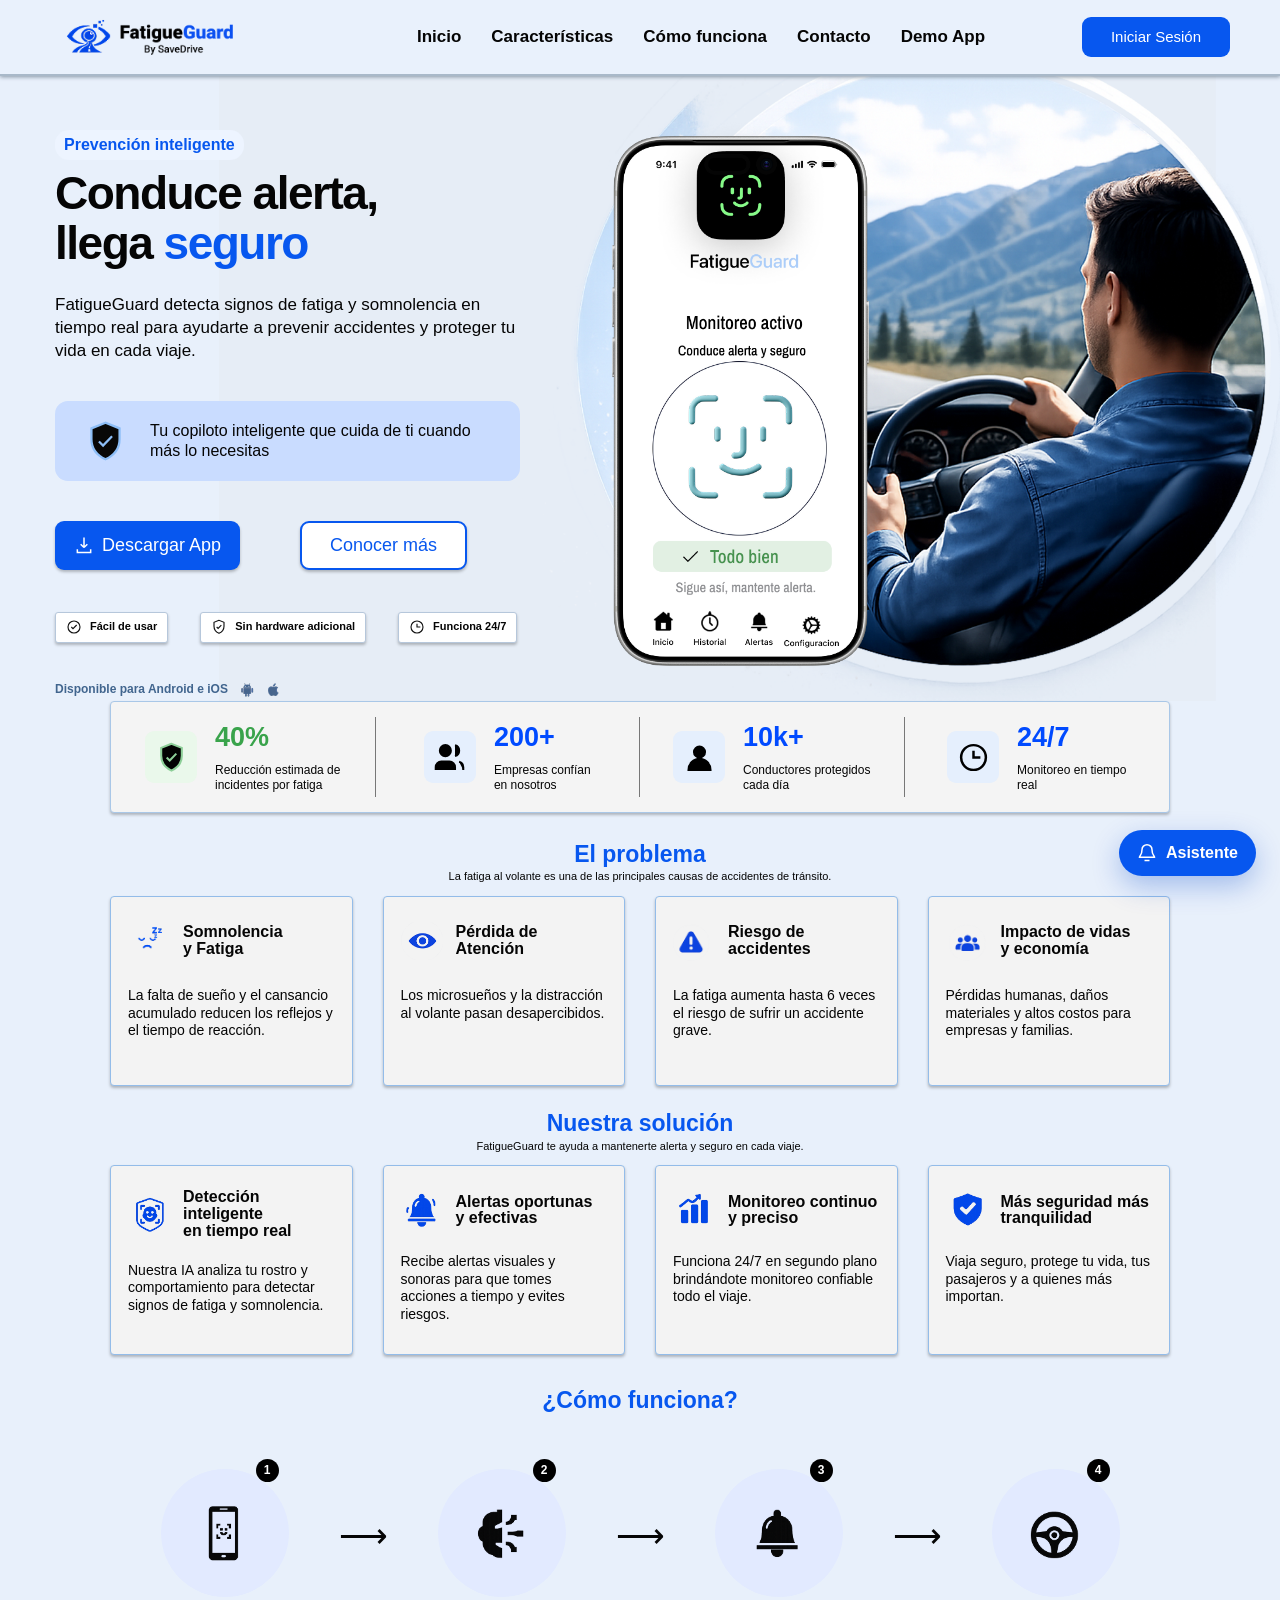
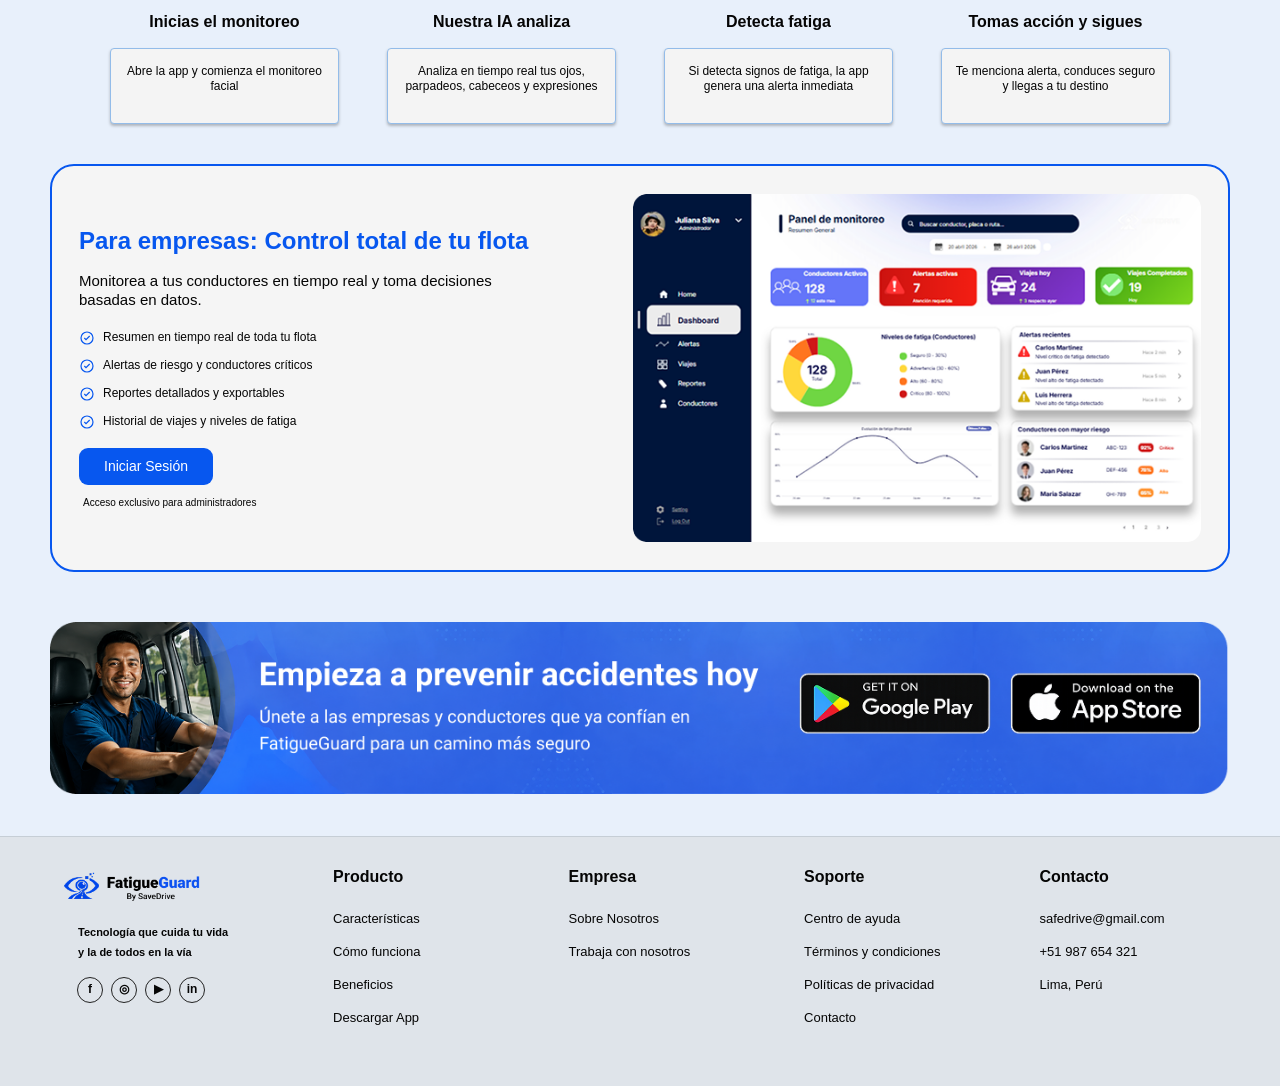
<file: index.html>
<!doctype html>
<html lang="es">
<head>
  <meta charset="utf-8">
  <meta name="viewport" content="width=device-width, initial-scale=1">
  <meta name="description" content="FatigueGuard detecta signos de fatiga y somnolencia para ayudarte a conducir de forma más segura.">
  <title>FatigueGuard | Conduce alerta, llega seguro</title>
  <link rel="icon" href="assets/images/logo.png">
  <link rel="stylesheet" href="assets/styles/styles.css">
</head>
<body>
  <svg class="svg-sprite" aria-hidden="true">
    <symbol id="i-shield-check" viewBox="0 0 24 24"><path d="M12 2 4.5 5v5.8c0 5 3.2 8.7 7.5 10.7 4.3-2 7.5-5.7 7.5-10.7V5L12 2Z"/><path d="m8.5 12 2.2 2.2 4.8-5"/></symbol>
    <symbol id="i-users" viewBox="0 0 24 24"><path d="M16 21v-2a4 4 0 0 0-4-4H6a4 4 0 0 0-4 4v2"/><circle cx="9" cy="7" r="4"/><path d="M22 21v-2a4 4 0 0 0-3-3.87M16 3.13a4 4 0 0 1 0 7.75"/></symbol>
    <symbol id="i-user" viewBox="0 0 24 24"><circle cx="12" cy="8" r="4"/><path d="M4 21a8 8 0 0 1 16 0Z"/></symbol>
    <symbol id="i-clock" viewBox="0 0 24 24"><circle cx="12" cy="12" r="9"/><path d="M12 7v5h5"/></symbol>
    <symbol id="i-moon" viewBox="0 0 24 24"><path d="M10.2 4A8 8 0 1 0 20 13.8 7 7 0 0 1 10.2 4Z"/><path d="M16 3h5l-5 5h5M13 1h3l-3 3h3"/></symbol>
    <symbol id="i-eye" viewBox="0 0 24 24"><path d="M2 12s3.5-6 10-6 10 6 10 6-3.5 6-10 6S2 12 2 12Z"/><circle cx="12" cy="12" r="3"/></symbol>
    <symbol id="i-alert" viewBox="0 0 24 24"><path d="m12 3 10 18H2L12 3Z"/><path d="M12 9v5M12 18h.01"/></symbol>
    <symbol id="i-bell" viewBox="0 0 24 24"><path d="M18 8a6 6 0 0 0-12 0c0 7-3 7-3 9h18c0-2-3-2-3-9M9 21h6"/></symbol>
    <symbol id="i-chart" viewBox="0 0 24 24"><path d="M4 21V11h4v10M10 21V7h4v14M16 21V3h4v18M4 7l5-4 4 2 7-4"/></symbol>
    <symbol id="i-phone" viewBox="0 0 24 24"><rect x="6" y="2" width="12" height="20" rx="2"/><path d="M10 5h4M9 13c1 3 5 3 6 0M9 10h.01M15 10h.01M10 19h4"/></symbol>
    <symbol id="i-ai" viewBox="0 0 24 24"><path d="M7 5a4 4 0 0 0-3 3v2l-2 3h3v6h5M9 8h3M9 12h4M9 16h3"/><path d="M16 5v3M20 7v4M17 12l4 2M16 17l4 2"/></symbol>
    <symbol id="i-wheel" viewBox="0 0 24 24"><circle cx="12" cy="12" r="9"/><circle cx="12" cy="12" r="3"/><path d="M3.5 10h17M12 15v6M9.8 13.5 6 18M14.2 13.5 18 18"/></symbol>
    <symbol id="i-download" viewBox="0 0 24 24"><path d="M12 3v12m0 0 4-4m-4 4-4-4M4 17v4h16v-4"/></symbol>
    <symbol id="i-check-circle" viewBox="0 0 24 24"><circle cx="12" cy="12" r="9"/><path d="m8 12 2.5 2.5L16 9"/></symbol>
  </svg>

  <header class="site-header">
    <div class="container header-inner">
      <a class="brand" href="#inicio" aria-label="FatigueGuard, ir al inicio"><img src="assets/images/logo.png" alt="FatigueGuard by SafeDrive"></a>
      <button class="menu-toggle" type="button" aria-label="Abrir menú" aria-expanded="false"><span></span><span></span><span></span></button>
      <nav class="nav" aria-label="Navegación principal">
        <a class="active" href="#inicio">Inicio</a>
        <a href="#caracteristicas">Características</a>
        <a href="#como-funciona">Cómo funciona</a>
        <a href="#contacto">Contacto</a>
        <a href="demo-app/index.html">Demo App</a>
      </nav>
      <a class="button button-small login-button js-open-auth" href="#auth">Iniciar Sesión</a>
    </div>
  </header>

  <main>
    <section id="inicio" class="hero">
      <div class="container hero-inner">
        <div class="hero-copy">
          <span class="eyebrow">Prevención inteligente</span>
          <h1>Conduce alerta,<br>llega <em>seguro</em></h1>
          <p class="lead">FatigueGuard detecta signos de fatiga y somnolencia en tiempo real para ayudarte a prevenir accidentes y proteger tu vida en cada viaje.</p>
          <div class="copilot-box"><svg><use href="#i-shield-check"/></svg><span>Tu copiloto inteligente que cuida de ti cuando más lo necesitas</span></div>
          <div class="hero-actions">
            <a class="button" href="#descargar"><svg><use href="#i-download"/></svg>Descargar App</a>
            <a class="button button-outline" href="#caracteristicas">Conocer más</a>
          </div>
          <div class="trust-badges">
            <span><svg><use href="#i-check-circle"/></svg>Fácil de usar</span>
            <span><svg><use href="#i-shield-check"/></svg>Sin hardware adicional</span>
            <span><svg><use href="#i-clock"/></svg>Funciona 24/7</span>
          </div>
          <p class="availability">Disponible para Android e iOS <img src="assets/images/android.png" alt="Android"><img src="assets/images/ios.png" alt="iOS"></p>
        </div>
        <img class="hero-phone" src="assets/images/hero-phone.png" alt="Aplicación FatigueGuard mostrando monitoreo activo">
      </div>
    </section>

    <section class="stats-wrap" aria-label="Resultados de FatigueGuard">
      <div class="container stats">
        <article><span class="stat-icon green"><svg><use href="#i-shield-check"/></svg></span><div><strong class="green-text">40%</strong><p>Reducción estimada de<br>incidentes por fatiga</p></div></article>
        <article><span class="stat-icon"><svg><use href="#i-users"/></svg></span><div><strong>200+</strong><p>Empresas confían<br>en nosotros</p></div></article>
        <article><span class="stat-icon"><svg><use href="#i-user"/></svg></span><div><strong>10k+</strong><p>Conductores protegidos<br>cada día</p></div></article>
        <article><span class="stat-icon"><svg><use href="#i-clock"/></svg></span><div><strong>24/7</strong><p>Monitoreo en tiempo<br>real</p></div></article>
      </div>
    </section>

    <section id="caracteristicas" class="content-section">
      <div class="container">
        <div class="section-heading"><h2>El problema</h2><p>La fatiga al volante es una de las principales causas de accidentes de tránsito.</p></div>
        <div class="card-grid problem-grid">
          <article class="info-card"><div class="card-title"><img src="assets/images/somnolencia-fatiga.png" alt=""><h3>Somnolencia<br>y Fatiga</h3></div><p>La falta de sueño y el cansancio acumulado reducen los reflejos y el tiempo de reacción.</p></article>
          <article class="info-card"><div class="card-title"><img src="assets/images/perdida-atencion.png" alt=""><h3>Pérdida de<br>Atención</h3></div><p>Los microsueños y la distracción al volante pasan desapercibidos.</p></article>
          <article class="info-card"><div class="card-title"><img src="assets/images/riesgo-accidentes.png" alt=""><h3>Riesgo de<br>accidentes</h3></div><p>La fatiga aumenta hasta 6 veces el riesgo de sufrir un accidente grave.</p></article>
          <article class="info-card"><div class="card-title"><img src="assets/images/impacto-vidas.png" alt=""><h3>Impacto de vidas<br>y economía</h3></div><p>Pérdidas humanas, daños materiales y altos costos para empresas y familias.</p></article>
        </div>
      </div>
    </section>

    <section class="content-section solution-section">
      <div class="container">
        <div class="section-heading"><h2>Nuestra solución</h2><p>FatigueGuard te ayuda a mantenerte alerta y seguro en cada viaje.</p></div>
        <div class="card-grid">
          <article class="info-card"><div class="card-title"><img src="assets/images/deteccion-inteligente.png" alt=""><h3>Detección inteligente<br>en tiempo real</h3></div><p>Nuestra IA analiza tu rostro y comportamiento para detectar signos de fatiga y somnolencia.</p></article>
          <article class="info-card"><div class="card-title"><img src="assets/images/alertas-oportunas.png" alt=""><h3>Alertas oportunas<br>y efectivas</h3></div><p>Recibe alertas visuales y sonoras para que tomes acciones a tiempo y evites riesgos.</p></article>
          <article class="info-card"><div class="card-title"><img src="assets/images/monitoreo-continuo.png" alt=""><h3>Monitoreo continuo<br>y preciso</h3></div><p>Funciona 24/7 en segundo plano brindándote monitoreo confiable todo el viaje.</p></article>
          <article class="info-card"><div class="card-title"><img src="assets/images/mas-seguridad.png" alt=""><h3>Más seguridad más<br>tranquilidad</h3></div><p>Viaja seguro, protege tu vida, tus pasajeros y a quienes más importan.</p></article>
        </div>
      </div>
    </section>

    <section id="como-funciona" class="how-section">
      <div class="container">
        <div class="section-heading"><h2>¿Cómo funciona?</h2></div>
        <div class="steps">
          <article class="step"><div class="step-visual"><b>1</b><img src="assets/images/inicia-monitoreo.png" alt=""></div><h3>Inicias el monitoreo</h3><p>Abre la app y comienza el monitoreo facial</p></article>
          <span class="arrow" aria-hidden="true">⟶</span>
          <article class="step"><div class="step-visual"><b>2</b><img src="assets/images/ia-analiza.png" alt=""></div><h3>Nuestra IA analiza</h3><p>Analiza en tiempo real tus ojos, parpadeos, cabeceos y expresiones</p></article>
          <span class="arrow" aria-hidden="true">⟶</span>
          <article class="step"><div class="step-visual"><b>3</b><img src="assets/images/detecta-fatiga.png" alt=""></div><h3>Detecta fatiga</h3><p>Si detecta signos de fatiga, la app genera una alerta inmediata</p></article>
          <span class="arrow" aria-hidden="true">⟶</span>
          <article class="step"><div class="step-visual"><b>4</b><img src="assets/images/toma-accion.png" alt=""></div><h3>Tomas acción y sigues</h3><p>Te menciona alerta, conduces seguro y llegas a tu destino</p></article>
        </div>
      </div>
    </section>

    <section id="empresas" class="enterprise-section">
      <div class="container enterprise-card">
        <div>
          <h2>Para empresas: Control total de tu flota</h2>
          <p>Monitorea a tus conductores en tiempo real y toma decisiones basadas en datos.</p>
          <ul>
            <li><svg><use href="#i-check-circle"/></svg>Resumen en tiempo real de toda tu flota</li>
            <li><svg><use href="#i-check-circle"/></svg>Alertas de riesgo y conductores críticos</li>
            <li><svg><use href="#i-check-circle"/></svg>Reportes detallados y exportables</li>
            <li><svg><use href="#i-check-circle"/></svg>Historial de viajes y niveles de fatiga</li>
          </ul>
          <a class="button button-small js-open-auth" href="#auth">Iniciar Sesión</a>
          <small>Acceso exclusivo para administradores</small>
        </div>
        <img src="assets/images/fleet-dashboard.png" alt="Panel de monitoreo para empresas">
      </div>
    </section>

    <section id="descargar" class="download-section">
      <div class="container"><img src="assets/images/descargar app.png" alt="Empieza a prevenir accidentes hoy. Descarga FatigueGuard en Google Play o App Store."></div>
    </section>
  </main>

  <footer id="contacto" class="site-footer">
    <div class="container footer-grid">
      <div class="footer-brand"><img src="assets/images/logo.png" alt="FatigueGuard by SafeDrive"><p>Tecnología que cuida tu vida<br>y la de todos en la vía</p><div class="socials"><a href="#" aria-label="Facebook">f</a><a href="#" aria-label="Instagram">◎</a><a href="#" aria-label="YouTube">▶</a><a href="#" aria-label="LinkedIn">in</a></div></div>
      <div class="footer-column"><h3>Producto</h3><a href="#caracteristicas">Características</a><a href="#como-funciona">Cómo funciona</a><a href="#caracteristicas">Beneficios</a><a href="#descargar">Descargar App</a></div>
      <div class="footer-column"><h3>Empresa</h3><a href="#infoModal" data-info-key="about">Sobre Nosotros</a><a href="#infoModal" data-info-key="jobs">Trabaja con nosotros</a></div>
      <div class="footer-column"><h3>Soporte</h3><a href="#infoModal" data-info-key="help">Centro de ayuda</a><a href="#infoModal" data-info-key="terms">Términos y condiciones</a><a href="#infoModal" data-info-key="privacy">Políticas de privacidad</a><a href="#infoModal" data-info-key="contact">Contacto</a></div>
      <div class="footer-column"><h3>Contacto</h3><p>safedrive@gmail.com</p><p>+51 987 654 321</p><p>Lima, Perú</p></div>
    </div>
  </footer>
  <button class="chat-launcher js-open-chat" type="button" aria-label="Abrir asistente empresarial">
    <svg><use href="#i-bell"/></svg>
    <span>Asistente</span>
  </button>

  <section id="infoModal" class="app-modal" aria-hidden="true">
    <div class="app-modal__backdrop js-close-modal"></div>
    <div class="app-modal__panel info-panel" role="dialog" aria-modal="true" aria-labelledby="info-title">
      <button class="app-modal__close js-close-modal" type="button" aria-label="Cerrar">×</button>
      <span class="info-kicker">FatigueGuard</span>
      <h2 id="info-title">Información</h2>
      <div class="info-modal-body" id="infoBody"></div>
    </div>
  </section>

  <section id="asistente" class="app-modal" aria-hidden="true">
    <div class="app-modal__backdrop js-close-modal"></div>
    <div class="app-modal__panel chatbot-panel" role="dialog" aria-modal="true" aria-labelledby="chatbot-title">
      <button class="app-modal__close js-close-modal" type="button" aria-label="Cerrar">×</button>
      <div class="chatbot-header">
        <span><svg><use href="#i-shield-check"/></svg></span>
        <div>
          <h2 id="chatbot-title">Asistente FatigueGuard</h2>
          <p>Escribe tu duda sobre FatigueGuard y te responderé de forma directa.</p>
        </div>
      </div>
      <div class="chatbot-messages" id="chatbotMessages" aria-live="polite"></div>
      <div class="chatbot-options">
        <button type="button" data-chat-option="login">¿Cómo inicio sesión?</button>
        <button type="button" data-chat-option="register">¿Cómo registro mi empresa?</button>
        <button type="button" data-chat-option="info">¿Qué incluye el sistema?</button>
      </div>
      <form class="chatbot-input" id="chatbotForm">
        <input id="chatbotText" type="text" placeholder="Escribe tu consulta..." autocomplete="off">
        <button type="submit">Enviar</button>
      </form>
    </div>
  </section>

  <section id="auth" class="app-modal" aria-hidden="true">
    <div class="app-modal__backdrop js-close-modal"></div>
    <div class="app-modal__panel auth-panel" role="dialog" aria-modal="true" aria-labelledby="auth-title">
      <button class="app-modal__close js-close-modal" type="button" aria-label="Cerrar">×</button>
      <div class="auth-tabs">
        <button class="active" type="button" data-auth-tab="login">Iniciar sesión</button>
        <button type="button" data-auth-tab="register">Registrar empresa</button>
      </div>

      <form class="auth-form active" id="loginForm">
        <h2 id="auth-title">Acceso empresarial</h2>
        <p>Ingresa con el correo y contraseña registrados por tu empresa.</p>
        <label>Correo empresarial<input type="email" name="email" required placeholder="admin@empresa.com"></label>
        <label>Contraseña<input type="password" name="password" required placeholder="Mínimo 6 caracteres"></label>
        <button class="button" type="submit">Entrar al dashboard</button>
        <small id="loginMessage"></small>
      </form>

      <form class="auth-form" id="registerForm">
        <h2>Registro de empresa</h2>
        <p>Completa los datos para crear una cuenta de administrador de flota.</p>
        <div class="form-grid">
          <label>Empresa<input type="text" name="company" required placeholder="Transportes Lima SAC"></label>
          <label>RUC<input type="text" name="ruc" required placeholder="20123456789"></label>
          <label>Administrador<input type="text" name="admin" required placeholder="Juan Pérez"></label>
          <label>Correo empresarial<input type="email" name="email" required placeholder="admin@empresa.com"></label>
          <label>Teléfono<input type="tel" name="phone" required placeholder="+51 999 999 999"></label>
          <label>Número de vehículos<input type="number" name="vehicles" required min="1" placeholder="150"></label>
          <label>Número de conductores<input type="number" name="drivers" required min="1" placeholder="200"></label>
          <label>Contraseña<input type="password" name="password" required minlength="6" placeholder="Mínimo 6 caracteres"></label>
        </div>
        <button class="button" type="submit">Crear cuenta empresarial</button>
        <small id="registerMessage"></small>
      </form>
    </div>
  </section>

  <section id="dashboardApp" class="dashboard-app" aria-hidden="true">
    <aside class="dashboard-sidebar">
      <img src="assets/images/logo.png" alt="FatigueGuard">
      <nav>
        <a class="active" href="#dashboardApp">Dashboard</a>
        <a href="#dashboardApp">Conductores</a>
        <a href="#dashboardApp">Vehículos</a>
        <a href="#dashboardApp">Alertas</a>
        <a href="#dashboardApp">Estadísticas</a>
        <a href="#dashboardApp">Reportes</a>
        <a href="#dashboardApp">Configuración</a>
      </nav>
    </aside>
    <main class="dashboard-main">
      <header class="dashboard-topbar">
        <div>
          <span>Panel Administrativo FatigueGuard</span>
          <h1 id="dashboardCompany">Empresa</h1>
          <p id="dashboardAdmin">Administrador</p>
        </div>
        <div class="dashboard-actions">
          <button class="button button-small js-open-chat" type="button">Asistente virtual</button>
          <button class="button button-small" id="logoutButton" type="button">Cerrar sesión</button>
        </div>
      </header>

      <div class="dashboard-metrics">
        <article><strong id="metricDrivers">128</strong><p>Conductores monitoreados actualmente</p></article>
        <article class="danger"><strong>7</strong><p>Conductores con fatiga detectada</p></article>
        <article class="success"><strong>94%</strong><p>Viajes sin incidentes</p></article>
        <article><strong>2,450 h</strong><p>Horas analizadas</p></article>
      </div>

      <div class="dashboard-grid">
        <section class="dashboard-card wide">
          <h2>Monitoreo en tiempo real</h2>
          <div class="dashboard-table">
            <table>
              <thead><tr><th>Conductor</th><th>Unidad</th><th>Estado</th><th>Fatiga</th><th>Actualización</th></tr></thead>
              <tbody>
                <tr><td>Carlos Pérez</td><td>Bus 452</td><td>En ruta</td><td><span class="state ok">Normal</span></td><td>14:31</td></tr>
                <tr><td>Juan López</td><td>Taxi 102</td><td>En alerta</td><td><span class="state warn">Moderada</span></td><td>14:34</td></tr>
                <tr><td>Luis Ramos</td><td>Bus 301</td><td>Riesgo</td><td><span class="state high">Alta</span></td><td>14:35</td></tr>
              </tbody>
            </table>
          </div>
        </section>

        <section class="dashboard-card alert-dashboard-card">
          <h2>Alerta crítica</h2>
          <p><b>Conductor:</b> Juan Pérez</p>
          <p><b>Vehículo:</b> Unidad 203</p>
          <p><b>Evento:</b> Somnolencia detectada</p>
          <p><b>Hora:</b> 14:35 PM</p>
          <strong>Acción recomendada: contactar conductor y programar descanso.</strong>
        </section>

        <section class="dashboard-card">
          <h2>Fatiga por horario</h2>
          <div class="risk-bars">
            <p><span>00:00</span><b style="width:70%"></b><strong>70%</strong></p>
            <p><span>06:00</span><b style="width:30%"></b><strong>30%</strong></p>
            <p><span>12:00</span><b style="width:40%"></b><strong>40%</strong></p>
            <p><span>18:00</span><b style="width:80%"></b><strong>80%</strong></p>
          </div>
        </section>

        <section class="dashboard-card">
          <h2>Perfil de empresa</h2>
          <p><b>Empresa:</b> <span id="profileCompany">-</span></p>
          <p><b>Vehículos:</b> <span id="profileVehicles">-</span></p>
          <p><b>Conductores:</b> <span id="profileDrivers">-</span></p>
          <p><b>Administrador:</b> <span id="profileAdmin">-</span></p>
        </section>

        <section class="dashboard-card wide">
          <h2>Reportes automáticos</h2>
          <p>Reporte Seguridad Julio 2026: 245 viajes analizados, 18 alertas detectadas, 6 conductores requieren descanso y reducción de riesgo 35%.</p>
          <div class="report-buttons">
            <button type="button">Descargar reporte mensual</button>
            <button type="button">Reporte de fatiga</button>
            <button type="button">Reporte por vehículo</button>
            <button type="button">Reporte por conductor</button>
          </div>
        </section>
      </div>
    </main>
  </section>

  <script src="assets/scripts/main.js"></script>
</body>
</html>
</file>
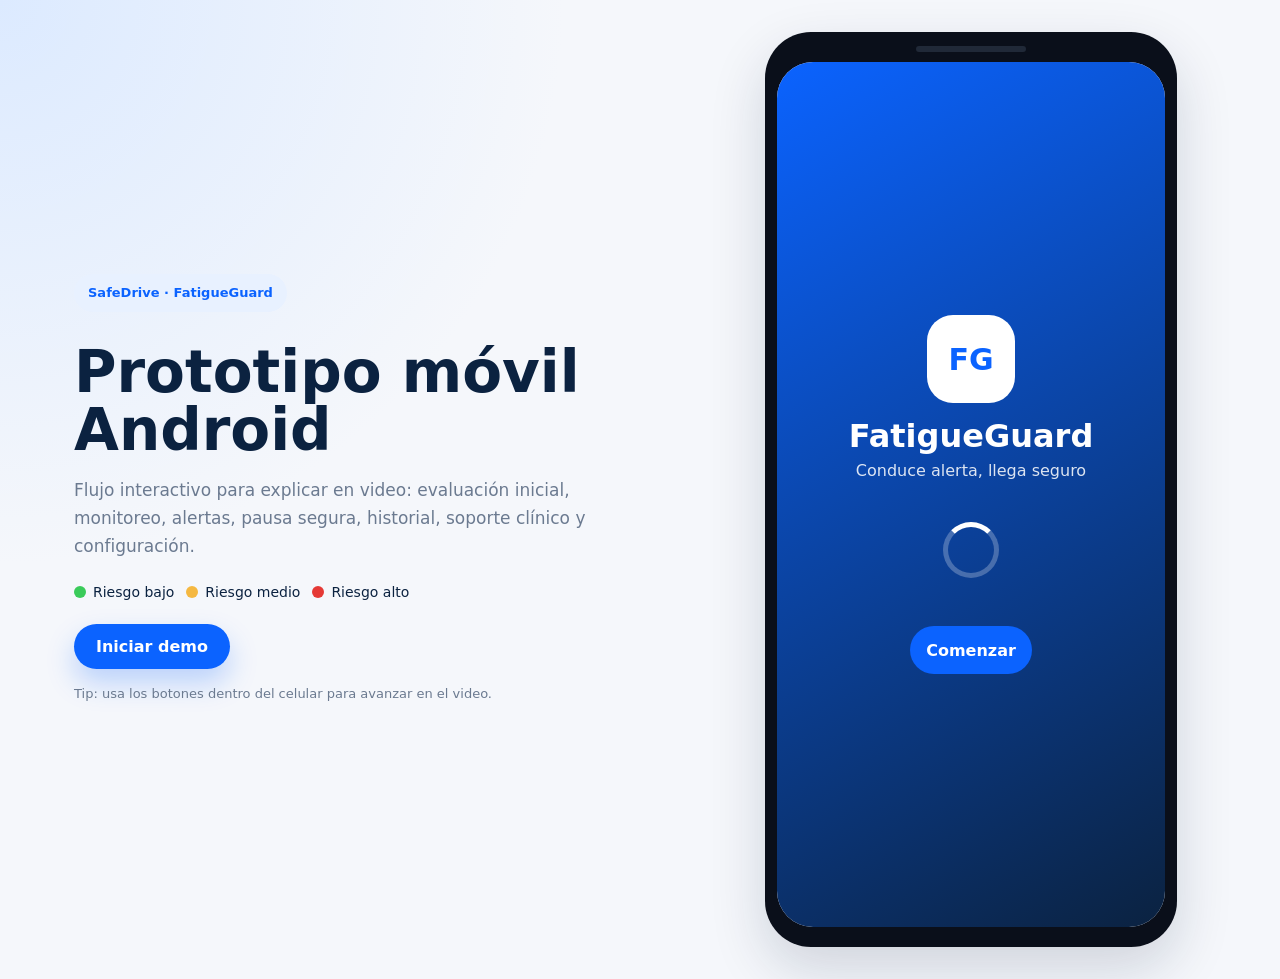
<file: demo-app/index.html>
<!doctype html>
<html lang="es">
<head>
  <meta charset="utf-8" />
  <meta name="viewport" content="width=device-width, initial-scale=1" />
  <title>FatigueGuard — Android Prototype</title>
  <link rel="stylesheet" href="styles.css" />
</head>
<body>
  <main class="page-shell">
    <section class="prototype-info">
      <p class="eyebrow">SafeDrive · FatigueGuard</p>
      <h1>Prototipo móvil Android</h1>
      <p>
        Flujo interactivo para explicar en video: evaluación inicial, monitoreo,
        alertas, pausa segura, historial, soporte clínico y configuración.
      </p>
      <div class="legend">
        <span><b class="dot low"></b> Riesgo bajo</span>
        <span><b class="dot medium"></b> Riesgo medio</span>
        <span><b class="dot high"></b> Riesgo alto</span>
      </div>
      <a class="demo-link" href="#a01">Iniciar demo</a>
      <p class="hint">Tip: usa los botones dentro del celular para avanzar en el video.</p>
    </section>

    <section class="prototype" aria-label="Prototipo Android FatigueGuard">
      <div class="phone-frame">
        <div class="phone-speaker"></div>
        <div class="phone-body">
          <!-- A. Pantallas iniciales -->
          <article id="a01" class="phone-screen is-default splash-screen">
            <div class="splash-brand">
              <div class="brand-mark">FG</div>
              <h2>FatigueGuard</h2>
              <p>Conduce alerta, llega seguro</p>
            </div>
            <div class="loader"></div>
            <a class="primary-action" href="#a02">Comenzar</a>
          </article>

          <article id="a02" class="phone-screen screen-pad">
            <header class="top-simple">
              <div class="brand-row"><span class="mini-mark">FG</span><strong>FatigueGuard</strong></div>
            </header>
            <section class="center-content">
              <h2>Bienvenido</h2>
              <p>Elige cómo deseas ingresar al prototipo.</p>
              <a class="role-card" href="#c01">
                <span class="role-icon">🚕</span>
                <span><b>Soy conductor</b><small>Evaluación, monitoreo y alertas</small></span>
              </a>
              <a class="role-card" href="#d01">
                <span class="role-icon">🩺</span>
                <span><b>Soy doctor</b><small>Historial clínico y seguimiento</small></span>
              </a>
            </section>
          </article>

          <!-- B. Conductor: onboarding y preparación -->
          <article id="c01" class="phone-screen screen-pad with-nav">
            <header class="app-header">
              <div><small>Inicio</small><h2>Hola, Leonardo</h2></div>
              <a class="avatar" href="#p01">L</a>
            </header>
            <section class="hero-card-app blue-gradient">
              <p>Antes de conducir, revisemos tu estado.</p>
              <h3>Evaluación inicial de fatiga</h3>
              <a class="light-action" href="#c02">Iniciar evaluación</a>
            </section>
            <section class="card-grid-two">
              <div class="metric-card"><b>3</b><span>alertas registradas ayer</span></div>
              <div class="metric-card"><b>5h</b><span>último sueño reportado</span></div>
            </section>
            <div class="info-card"><span>💡</span><p>Recuerda colocar el celular en una zona estable antes de manejar.</p></div>
            <nav class="bottom-nav"><a class="active" href="#c01">Inicio</a><a href="#c09">Monitoreo</a><a href="#c21">Historial</a><a href="#p01">Perfil</a></nav>
          </article>

          <article id="c02" class="phone-screen screen-pad">
            <header class="step-header"><a href="#c01">‹</a><span>Paso 1 de 5</span></header>
            <section class="form-section">
              <h2>¿Cuántas horas dormiste?</h2>
              <p>Este dato ayuda a mejorar la precisión de la evaluación inicial.</p>
              <div class="sleep-options">
                <button>4h</button><button class="selected">5h</button><button>6h</button><button>7h</button><button>8h</button>
              </div>
              <label class="field-label">Calidad del sueño</label>
              <div class="select-field">Regular <span>⌄</span></div>
              <a class="primary-action bottom" href="#c03">Guardar y continuar</a>
            </section>
          </article>

          <article id="c03" class="phone-screen screen-pad">
            <header class="step-header"><a href="#c02">‹</a><span>Paso 2 de 5</span></header>
            <section class="consent-card">
              <div class="large-icon">🔐</div>
              <h2>Consentimiento biométrico</h2>
              <p>FatigueGuard usará la cámara frontal para detectar signos de fatiga durante la conducción.</p>
              <ul class="check-list">
                <li>Uso de cámara frontal.</li>
                <li>Procesamiento para detectar fatiga.</li>
                <li>Datos usados para monitoreo y seguimiento.</li>
              </ul>
              <a class="primary-action" href="#c04">Aceptar y continuar</a>
              <a class="text-link" href="#p06">Ver ajustes de privacidad</a>
            </section>
          </article>

          <article id="c04" class="phone-screen screen-pad">
            <header class="step-header"><a href="#c03">‹</a><span>Paso 3 de 5</span></header>
            <section class="guide-visual">
              <div class="dashboard-phone">📱</div>
              <h2>Coloca el celular frente a tu rostro</h2>
              <p>Evita cubrir la cámara y mantén una distancia estable.</p>
              <div class="tip-list">
                <span>✓ Buena iluminación</span><span>✓ Cámara libre</span><span>✓ No manipular al conducir</span>
              </div>
              <a class="primary-action bottom" href="#c05">Verificar posición</a>
            </section>
          </article>

          <article id="c05" class="phone-screen dark-screen">
            <header class="camera-header"><a href="#c04">‹</a><span>Calibración facial</span></header>
            <section class="camera-zone">
              <div class="face-frame"><span>🙂</span></div>
              <p>Mira al frente para calibrar tu rostro.</p>
              <a class="primary-action" href="#c06">Iniciar calibración</a>
            </section>
          </article>

          <article id="c06" class="phone-screen screen-pad">
            <section class="success-state">
              <div class="state-icon success">✓</div>
              <h2>Rostro detectado correctamente</h2>
              <p>Ya podemos iniciar la evaluación inicial de fatiga.</p>
              <a class="primary-action" href="#c07">Continuar</a>
            </section>
          </article>

          <article id="c07" class="phone-screen screen-pad">
            <header class="step-header"><a href="#c06">‹</a><span>Resultado inicial</span></header>
            <section class="risk-result medium-card">
              <span class="risk-pill medium-bg">Riesgo medio</span>
              <h2>Nivel inicial de fatiga</h2>
              <div class="risk-meter"><span></span></div>
              <p>Puedes iniciar tu jornada con monitoreo activo. Mantente atento a las alertas.</p>
              <a class="primary-action" href="#c09">Iniciar monitoreo</a>
              <a class="secondary-action" href="#c08">Ver caso de riesgo alto</a>
            </section>
          </article>

          <article id="c08" class="phone-screen screen-pad high-alert-screen">
            <section class="alert-main">
              <div class="state-icon danger">!</div>
              <h2>Riesgo alto de fatiga</h2>
              <p>No se recomienda iniciar conducción sin descansar.</p>
              <a class="primary-danger" href="#c18">Iniciar pausa</a>
              <a class="secondary-danger" href="#c09">Continuar bajo mi responsabilidad</a>
            </section>
          </article>

          <!-- C. Conductor: monitoreo -->
          <article id="c09" class="phone-screen screen-pad with-nav">
            <header class="app-header">
              <div><small>Monitoreo</small><h2>Monitoreo activo</h2></div>
              <span class="status-dot good"></span>
            </header>
            <section class="camera-card">
              <div class="face-live">🙂</div>
              <span class="monitor-pill">Todo bien</span>
            </section>
            <section class="card-grid-three">
              <div><b>Bajo</b><small>Nivel actual</small></div><div><b>35m</b><small>Tiempo</small></div><div><b>0</b><small>Alertas hoy</small></div>
            </section>
            <a class="secondary-action" href="#c10">Simular fatiga</a>
            <nav class="bottom-nav"><a href="#c01">Inicio</a><a class="active" href="#c09">Monitoreo</a><a href="#c21">Historial</a><a href="#p01">Perfil</a></nav>
          </article>

          <article id="c10" class="phone-screen screen-pad warning-screen">
            <section class="event-state">
              <div class="event-icon">👁️</div>
              <h2>Cierre prolongado de ojos detectado</h2>
              <p>Puede ser señal de microsueño. Mantente atento.</p>
              <a class="warning-action" href="#c11">Entendido</a>
            </section>
          </article>

          <article id="c11" class="phone-screen screen-pad warning-screen">
            <section class="event-state">
              <div class="event-icon">🥱</div>
              <h2>Bostezos frecuentes detectados</h2>
              <p>Tu nivel de fatiga está aumentando.</p>
              <a class="warning-action" href="#c12">Continuar monitoreo</a>
            </section>
          </article>

          <article id="c12" class="phone-screen screen-pad high-alert-screen">
            <section class="event-state">
              <div class="event-icon">😴</div>
              <h2>Cabeceo detectado</h2>
              <p>Riesgo alto de somnolencia durante la conducción.</p>
              <a class="primary-danger" href="#c14">Buscar pausa segura</a>
              <a class="secondary-danger" href="#c13">Ver error de cámara</a>
            </section>
          </article>

          <article id="c13" class="phone-screen screen-pad">
            <section class="empty-state">
              <div class="large-icon">📷</div>
              <h2>No podemos ver tu rostro</h2>
              <p>Limpia o ajusta la cámara para continuar el monitoreo.</p>
              <a class="primary-action" href="#c09">Reintentar</a>
            </section>
          </article>

          <!-- D. Conductor: alertas y pausa -->
          <article id="c14" class="phone-screen screen-pad alert-red">
            <section class="alert-main">
              <h2>Alerta de fatiga</h2>
              <p>Se detectaron señales de cansancio.</p>
              <a class="primary-danger" href="#c15">Ver recomendación</a>
            </section>
          </article>

          <article id="c15" class="phone-screen screen-pad">
            <section class="alert-channel-card">
              <div class="channel-icons"><span>🔊</span><span>📳</span></div>
              <h2>Alerta sonora y vibración activadas</h2>
              <p>Responde a la alerta para continuar seguro.</p>
              <a class="primary-action" href="#c16">Estoy atento</a>
            </section>
          </article>

          <article id="c16" class="phone-screen screen-pad high-alert-screen">
            <section class="alert-main">
              <div class="state-icon danger">!</div>
              <h2>Riesgo crítico</h2>
              <p>Ignoraste una alerta anterior y el riesgo continúa.</p>
              <a class="primary-danger" href="#c17">Detenerme ahora</a>
              <a class="secondary-danger" href="#c09">Continuar bajo riesgo</a>
            </section>
          </article>

          <article id="c17" class="phone-screen screen-pad">
            <section class="safe-break-card">
              <span class="risk-pill high-bg">Pausa recomendada</span>
              <h2>Busca un lugar seguro</h2>
              <p>Detente unos minutos antes de continuar.</p>
              <ul class="check-list compact"><li>Oríllate en zona segura.</li><li>Activa luces de emergencia.</li><li>Descansa antes de retomar.</li></ul>
              <a class="primary-action" href="#c18">Iniciar pausa guiada</a>
            </section>
          </article>

          <article id="c18" class="phone-screen screen-pad">
            <section class="timer-card">
              <h2>Pausa guiada</h2>
              <div class="timer-ring"><span>05:00</span></div>
              <p>Respira, descansa y evita usar el celular.</p>
              <a class="primary-action" href="#c19">Finalizar pausa</a>
            </section>
          </article>

          <article id="c19" class="phone-screen screen-pad">
            <section class="confirm-card">
              <h2>¿Deseas continuar manejando?</h2>
              <p>Recomendamos continuar solo si te sientes recuperado.</p>
              <a class="primary-action" href="#c09">Reanudar monitoreo</a>
              <a class="secondary-action" href="#c18">Descansar más tiempo</a>
            </section>
          </article>

          <!-- E. Conductor: historial -->
          <article id="c20" class="phone-screen screen-pad with-nav">
            <header class="app-header"><div><small>Cierre</small><h2>Resumen de jornada</h2></div></header>
            <section class="summary-card">
              <div class="summary-row"><span>Alertas totales</span><b>4</b></div>
              <div class="summary-row"><span>Riesgo máximo</span><b class="red-text">Alto</b></div>
              <div class="summary-row"><span>Tiempo monitoreado</span><b>5h 20m</b></div>
            </section>
            <a class="primary-action" href="#c21">Ver historial completo</a>
            <nav class="bottom-nav"><a href="#c01">Inicio</a><a href="#c09">Monitoreo</a><a class="active" href="#c21">Historial</a><a href="#p01">Perfil</a></nav>
          </article>

          <article id="c21" class="phone-screen screen-pad with-nav">
            <header class="app-header"><div><small>Historial</small><h2>Eventos de hoy</h2></div><a class="filter-chip" href="#c23">Filtrar</a></header>
            <section class="event-list">
              <a href="#c22" class="event-row high"><b>11:10</b><span>Cierre de ojos</span><small>Riesgo alto</small></a>
              <a href="#c22" class="event-row medium"><b>10:35</b><span>Bostezos frecuentes</span><small>Riesgo medio</small></a>
              <a href="#c22" class="event-row low"><b>12:05</b><span>Pausa realizada</span><small>Recuperado</small></a>
            </section>
            <a class="secondary-action" href="#c20">Ver resumen</a>
            <nav class="bottom-nav"><a href="#c01">Inicio</a><a href="#c09">Monitoreo</a><a class="active" href="#c21">Historial</a><a href="#p01">Perfil</a></nav>
          </article>

          <article id="c22" class="phone-screen screen-pad">
            <header class="step-header"><a href="#c21">‹</a><span>Detalle de evento</span></header>
            <section class="detail-card">
              <span class="risk-pill high-bg">Riesgo alto</span>
              <h2>Cierre prolongado de ojos</h2>
              <p>Hora: 11:10 p.m.</p>
              <p>Acción tomada: <b>Alerta atendida</b></p>
              <p>Recomendación: realizar pausas antes de continuar.</p>
              <a class="primary-action" href="#p03">Ver por qué se generó</a>
            </section>
          </article>

          <article id="c23" class="phone-screen screen-pad">
            <header class="step-header"><a href="#c21">‹</a><span>Horarios críticos</span></header>
            <section class="chart-card">
              <h2>Mayor fatiga detectada</h2>
              <div class="bar-chart"><span style="height:25%"></span><span style="height:45%"></span><span style="height:80%"></span><span style="height:70%"></span><span style="height:35%"></span></div>
              <p>Mayor riesgo entre 11:00 p.m. y 2:00 a.m.</p>
              <a class="primary-action" href="#c24">Ver sueño vs alertas</a>
            </section>
          </article>

          <article id="c24" class="phone-screen screen-pad">
            <header class="step-header"><a href="#c23">‹</a><span>Sueño vs alertas</span></header>
            <section class="analysis-card">
              <div class="card-grid-two"><div class="metric-card"><b>5h</b><span>Dormidas</span></div><div class="metric-card"><b>4</b><span>Alertas</span></div></div>
              <p>Dormir menos de 6 horas aumentó tus alertas en esta jornada.</p>
              <a class="primary-action" href="#c25">Ver comparación semanal</a>
            </section>
          </article>

          <article id="c25" class="phone-screen screen-pad">
            <header class="step-header"><a href="#c24">‹</a><span>Comparación semanal</span></header>
            <section class="chart-card">
              <h2>Progreso semanal</h2>
              <div class="week-bars"><span>L</span><span>M</span><span>X</span><span>J</span><span>V</span><span>S</span><span>D</span></div>
              <p>Esta semana redujiste 2 alertas respecto a la anterior.</p>
              <a class="primary-action" href="#c26">Ver recomendaciones</a>
            </section>
          </article>

          <article id="c26" class="phone-screen screen-pad">
            <header class="step-header"><a href="#c25">‹</a><span>Recomendaciones</span></header>
            <section class="tips-section">
              <h2>Recomendaciones personalizadas</h2>
              <div class="tip-card">Duerme al menos 7 horas antes de jornadas largas.</div>
              <div class="tip-card">Evita manejar más de 4 horas seguidas.</div>
              <div class="tip-card">Programa pausas preventivas en horarios críticos.</div>
              <a class="primary-action" href="#c27">Compartir con doctor</a>
            </section>
          </article>

          <article id="c27" class="phone-screen screen-pad">
            <header class="step-header"><a href="#c26">‹</a><span>Compartir historial</span></header>
            <section class="share-card">
              <div class="large-icon">🩺</div>
              <h2>Comparte tu historial con un doctor</h2>
              <div class="option-list"><label><input type="radio" checked> Última jornada</label><label><input type="radio"> Última semana</label><label><input type="radio"> Último mes</label></div>
              <a class="primary-action" href="#d04">Autorizar y compartir</a>
            </section>
          </article>

          <!-- F. Doctor -->
          <article id="d01" class="phone-screen screen-pad with-nav">
            <header class="app-header"><div><small>Doctor</small><h2>Hola, Dr. Kevin</h2></div><a class="avatar" href="#a02">K</a></header>
            <section class="hero-card-app blue-gradient"><p>Pacientes con historial compartido</p><h3>3 pacientes con riesgo alto reciente</h3><a class="light-action" href="#d02">Ver pacientes</a></section>
            <div class="info-card"><span>📊</span><p>Usa FatigueGuard como apoyo complementario, no como reemplazo del criterio médico.</p></div>
            <nav class="bottom-nav"><a class="active" href="#d01">Inicio</a><a href="#d02">Pacientes</a><a href="#d06">Análisis</a><a href="#p01">Perfil</a></nav>
          </article>

          <article id="d02" class="phone-screen screen-pad with-nav">
            <header class="app-header"><div><small>Pacientes</small><h2>Lista de pacientes</h2></div></header>
            <div class="search-field">Buscar paciente...</div>
            <section class="patient-list">
              <a href="#d03" class="patient-row"><b>Leonardo Huayanca</b><span class="risk-pill high-bg">Alto</span><small>Última alerta: ayer</small></a>
              <a href="#d03" class="patient-row"><b>Fabricio Tello</b><span class="risk-pill medium-bg">Medio</span><small>Última alerta: hace 3 días</small></a>
            </section>
            <nav class="bottom-nav"><a href="#d01">Inicio</a><a class="active" href="#d02">Pacientes</a><a href="#d06">Análisis</a><a href="#p01">Perfil</a></nav>
          </article>

          <article id="d03" class="phone-screen screen-pad">
            <header class="step-header"><a href="#d02">‹</a><span>Datos clínicos</span></header>
            <section class="form-section">
              <h2>Leonardo Huayanca</h2>
              <div class="input-card">Edad: 20 años</div><div class="input-card">Sueño promedio: 5 horas</div><div class="input-card">Medicación: no reportada</div><div class="input-card">Antecedentes: en evaluación</div>
              <a class="primary-action" href="#d04">Guardar datos</a>
            </section>
          </article>

          <article id="d04" class="phone-screen screen-pad">
            <header class="step-header"><a href="#d03">‹</a><span>Historial del paciente</span></header>
            <section class="detail-card">
              <span class="risk-pill high-bg">Riesgo alto reciente</span>
              <h2>Historial de fatiga</h2>
              <p>4 eventos en la última jornada. Mayor incidencia en horario nocturno.</p>
              <a class="primary-action" href="#d05">Filtrar eventos</a>
              <a class="secondary-action" href="#d06">Ver dashboard clínico</a>
            </section>
          </article>

          <article id="d05" class="phone-screen screen-pad">
            <header class="step-header"><a href="#d04">‹</a><span>Filtros de eventos</span></header>
            <section class="form-section">
              <h2>Filtrar información</h2>
              <div class="input-card">Fecha: 12/05/2026</div><div class="input-card">Horario: 10 p.m. - 2 a.m.</div><div class="input-card">Tipo: Cierre de ojos / cabeceo</div>
              <a class="primary-action" href="#d06">Aplicar filtros</a>
            </section>
          </article>

          <article id="d06" class="phone-screen screen-pad with-nav">
            <header class="app-header"><div><small>Análisis</small><h2>Dashboard clínico</h2></div></header>
            <section class="card-grid-two"><div class="metric-card"><b>5h</b><span>Sueño reportado</span></div><div class="metric-card"><b>Alto</b><span>Riesgo</span></div></section>
            <section class="chart-card compact-chart"><h3>Sueño, síntomas y alertas</h3><div class="bar-chart"><span style="height:40%"></span><span style="height:80%"></span><span style="height:65%"></span></div></section>
            <a class="primary-action" href="#d07">Ver patrones</a>
            <nav class="bottom-nav"><a href="#d01">Inicio</a><a href="#d02">Pacientes</a><a class="active" href="#d06">Análisis</a><a href="#p01">Perfil</a></nav>
          </article>

          <article id="d07" class="phone-screen screen-pad">
            <header class="step-header"><a href="#d06">‹</a><span>Patrones recurrentes</span></header>
            <section class="analysis-card">
              <h2>Patrón detectado</h2>
              <p>Fatiga alta en turnos nocturnos y tras dormir menos de 6 horas.</p>
              <a class="primary-action" href="#d08">Agregar observación</a>
            </section>
          </article>

          <article id="d08" class="phone-screen screen-pad">
            <header class="step-header"><a href="#d07">‹</a><span>Observación clínica</span></header>
            <section class="form-section">
              <h2>Nueva observación</h2>
              <div class="textarea-card">Escriba una observación clínica...</div>
              <a class="primary-action" href="#d09">Guardar observación</a>
            </section>
          </article>

          <article id="d09" class="phone-screen screen-pad">
            <header class="step-header"><a href="#d08">‹</a><span>Recomendación médica</span></header>
            <section class="form-section">
              <h2>Registrar recomendación</h2>
              <div class="option-list"><label><input type="checkbox" checked> Seguimiento</label><label><input type="checkbox"> Evaluación de sueño</label><label><input type="checkbox"> Derivación</label></div>
              <a class="primary-action" href="#d10">Registrar recomendación</a>
            </section>
          </article>

          <article id="d10" class="phone-screen screen-pad">
            <section class="success-state">
              <div class="state-icon success">✓</div>
              <h2>Recomendación compartida</h2>
              <p>El paciente podrá revisar las indicaciones desde su app.</p>
              <a class="primary-action" href="#d11">Ver evolución</a>
            </section>
          </article>

          <article id="d11" class="phone-screen screen-pad">
            <header class="step-header"><a href="#d10">‹</a><span>Evolución</span></header>
            <section class="analysis-card">
              <h2>Comparación entre consultas</h2>
              <div class="comparison"><div><small>Anterior</small><b>Alto</b></div><div><small>Actual</small><b>Medio</b></div></div>
              <p>Se observa mejora tras reducir turnos nocturnos continuos.</p>
              <a class="primary-action" href="#a02">Finalizar demo</a>
            </section>
          </article>

          <!-- G. Configuración, confianza y accesibilidad -->
          <article id="p01" class="phone-screen screen-pad with-nav">
            <header class="app-header"><div><small>Perfil</small><h2>Configuración</h2></div></header>
            <section class="settings-list">
              <a href="#p02">Tipo de alertas <span>›</span></a>
              <a href="#p03">Por qué se generó una alerta <span>›</span></a>
              <a href="#p04">Aprende sobre fatiga <span>›</span></a>
              <a href="#p05">Reportar falsa alerta <span>›</span></a>
              <a href="#p06">Accesibilidad y datos <span>›</span></a>
            </section>
            <nav class="bottom-nav"><a href="#c01">Inicio</a><a href="#c09">Monitoreo</a><a href="#c21">Historial</a><a class="active" href="#p01">Perfil</a></nav>
          </article>

          <article id="p02" class="phone-screen screen-pad">
            <header class="step-header"><a href="#p01">‹</a><span>Configuración de alertas</span></header>
            <section class="settings-card">
              <h2>Tipo de alerta</h2>
              <label class="switch-row">Alerta sonora <input type="checkbox" checked></label>
              <label class="switch-row">Vibración <input type="checkbox" checked></label>
              <label class="switch-row">Alerta visual <input type="checkbox" checked></label>
              <a class="primary-action" href="#p01">Guardar cambios</a>
            </section>
          </article>

          <article id="p03" class="phone-screen screen-pad">
            <header class="step-header"><a href="#p01">‹</a><span>Explicación de alerta</span></header>
            <section class="detail-card">
              <h2>¿Por qué se generó?</h2>
              <p>La alerta se generó por cierre prolongado de ojos y cabeceo.</p>
              <p>Nivel de confianza: <b>92%</b></p>
              <a class="primary-action" href="#p01">Entendido</a>
            </section>
          </article>

          <article id="p04" class="phone-screen screen-pad">
            <header class="step-header"><a href="#p01">‹</a><span>Educación</span></header>
            <section class="tips-section">
              <h2>Aprende sobre fatiga</h2>
              <div class="tip-card">¿Qué es un microsueño?</div>
              <div class="tip-card">¿Cuándo debes detenerte?</div>
              <div class="tip-card">¿Cuántas horas dormir?</div>
              <a class="primary-action" href="#p01">Volver</a>
            </section>
          </article>

          <article id="p05" class="phone-screen screen-pad">
            <header class="step-header"><a href="#p01">‹</a><span>Falsa alerta</span></header>
            <section class="form-section">
              <h2>¿La alerta fue incorrecta?</h2>
              <div class="option-list"><label><input type="radio" checked> No estaba cansado</label><label><input type="radio"> La cámara falló</label><label><input type="radio"> Movimiento del vehículo</label></div>
              <a class="primary-action" href="#p01">Enviar reporte</a>
            </section>
          </article>

          <article id="p06" class="phone-screen screen-pad">
            <header class="step-header"><a href="#p01">‹</a><span>Accesibilidad y datos</span></header>
            <section class="settings-card">
              <h2>Ajustes visuales y auditivos</h2>
              <div class="input-card">Tamaño de texto: Grande</div><div class="input-card">Contraste: Alto</div><div class="input-card">Volumen de alerta: 80%</div><div class="input-card">Intensidad de vibración: Alta</div>
              <a class="primary-action" href="#p01">Guardar ajustes</a>
            </section>
          </article>
        </div>
      </div>
    </section>
  </main>
</body>
</html>
</file>
<file: assets/styles/styles.css>
:root {
    --blue:#0757ef;
    --blue-dark:#0346ca;
    --bg:#e8f0fb;
    --card:#f7f7f7;
    --text:#050505;
    --green:#39a34b;
    --line:#93bce9;
    --shadow:0 2px 3px rgba(0,0,0,.25)
}

* {
    box-sizing:border-box;
    margin:0;
    padding:0
}

html {
    scroll-behavior:smooth;
    scroll-padding-top:70px
}

body {
    font-family:Arial,Helvetica,sans-serif;
    color:var(--text);
    background:var(--bg);
    line-height:1.25
}

img {
    display:block;
    max-width:100%
}

a {
    color:inherit;
    text-decoration:none
}

button {
    font:inherit
}

.svg-sprite {
    position:absolute;
    width:0;
    height:0;
    overflow:hidden
}

.container{
    width:calc(100% - 64px);
    max-width:1180px;
    margin-inline:auto
}

.site-header {
    height:76px;
    background:#e9f1fc;
    border-bottom:2px solid #a9b9c9;
    box-shadow:0 1px 4px #8795a5;
    position:sticky;
    top:0;
    z-index:50
}

.header-inner {
    height:100%;
    display:grid;
    grid-template-columns:270px 1fr auto;
    align-items:center
}

.brand img {
    width:190px
}

.nav {
    justify-self:center;
    display:flex;
    align-items:stretch;
    height:100%;
    gap:30px
}

.nav a {display:flex;
    align-items:center;
    padding:3px 0 0;
    font-size:17px;
    font-weight:600;
    border-bottom:3px solid transparent
}

.nav a

.active {
    border-bottom-color:#1870ee
}

.button {
    display:inline-flex;
    align-items:center;
    justify-content:center;
    gap:8px;
    background:var(--blue);
    color:#fff;
    border:0;
    border-radius:9px;
    padding:13px 19px;
    font-size:18px;
    box-shadow:var(--shadow);
    transition:.2s
}

.button:hover {
    background:var(--blue-dark);
    transform:translateY(-1px)
}

.button svg {
    width:20px;
    height:20px;
    fill:none;
    stroke:currentColor;
    stroke-width:1.8
}

.button-small {
    font-size:14px;
    padding:10px 25px;
    box-shadow:none
}

.site-header

.button-small {
    font-size:15px;
    padding:11px 29px
}

.menu-toggle {
    display:none;
    background:none;
    border:0;
    width:38px;
    padding:7px
}

.menu-toggle span {
    display:block;
    height:3px;
    background:#111;
    margin:5px;
    border-radius:2px
}

.hero {
    height:625px;
    max-width:1280px;
    margin-inline:auto;
    background-color:var(--bg);
    background-image:url('../images/hero-bg.png');
    background-repeat:no-repeat;
    background-size:auto 142%;
    background-position:right -68px top -157px;
    overflow:hidden
}

.hero-inner {
    height:100%;
    position:relative;
    display:flex;
    align-items:flex-start
}

.hero-copy {
    width:49%;
    padding:54px 0 0 5px;
    position:relative;
    z-index:2
}

.eyebrow {
    display:inline-block;
    color:var(--blue);
    background:#edf4ff;
    border-radius:14px;
    padding:5px 9px;
    font-weight:700;
    margin-bottom:9px
}

.hero h1 {
    font-size:46px;
    line-height:1.08;
    letter-spacing:-1.5px;
    margin-bottom:26px
}

.hero h1 em {
    font-style:normal;
    color:var(--blue)
}

.lead {
    font-size:17px;
    line-height:1.35;
    width:470px;
    margin-bottom:38px
}

.copilot-box {
    width:465px;
    min-height:80px;
    background:#c9dcff;
    border-radius:13px;
    display:flex;
    align-items:center;
    gap:22px;
    padding:13px 28px;
    font-size:16px
}

.copilot-box svg {
    width:45px;
    height:45px;
    flex:none;
    fill:#080808;
    stroke:#8dbef7;
    stroke-width:1.2
}

.hero-actions {
    display:flex;
    gap:60px;
    margin:40px 0 42px
}

.button-outline {
    background:#fff;
    color:var(--blue);
    border:2px solid var(--blue);
    padding:11px 28px
}

.button-outline:hover {
    color:#fff
}

.trust-badges {
    display:flex;
    gap:32px;
    margin-bottom:38px
}

.trust-badges span {
    height:31px;
    background:#fff;
    border:1px solid #b6c7db;
    border-radius:3px;
    box-shadow:var(--shadow);
    padding:5px 10px;
    display:flex;
    align-items:center;
    gap:8px;
    font-size:11px;
    font-weight:700
}

.trust-badges svg {
    width:16px;
    height:16px;
    fill:none;
    stroke:#111;
    stroke-width:1.7
}

.availability {
    font-size:12px;
    color:#41658e;
    font-weight:700;
    display:flex;
    align-items:center;
    gap:12px
}

.availability img {
    height:18px;
    width:auto
}

.hero-phone {
    position:absolute;
    width:263px;
    left:47.4%;
    right:auto;
    top:39px;
    bottom:auto;
    z-index:3
}

.stats-wrap {
    padding:0 0 28px
}

.stats {
    height:112px;
    max-width:1060px;
    background:#f4f4f4;
    border:1px solid #a9c7e7;
    border-radius:4px;
    box-shadow:var(--shadow);
    display:grid;
    grid-template-columns:repeat(4,1fr);
    align-items:center
}
.stats article {
    height:80px;
    display:flex;
    align-items:center;
    justify-content:center;
    gap:18px;
    border-right:1px solid #777
}

.stats article:last-child {
    border:0
}

.stat-icon {
    width:52px;
    height:52px;
    border-radius:9px;
    background:#e5effd;
    display:grid;
    place-items:center
}

.stat-icon svg {
    width:33px;
    height:33px;
    fill:#000;
    stroke:#000;
    stroke-width:1.5
}

.stats article:last-child
.stat-icon svg {
    fill:none;
    stroke:#000;
    stroke-width:1.8
}

.stat-icon.green{
    background:#eaf8eb
}

.stat-icon.green svg{
    fill:#020202;
    stroke:#8dcf98
}

.stats strong{
    display:block;
    color:#004aff;
    font-size:27px;
    margin-bottom:8px;
    font-weight:700
}

.stats .green-text{
    color:var(--green)
}

.stats p{
    font-size:12px;
    line-height:1.28
}

.content-section {
    padding:0 0 24px
}

.content-section>.container,

.how-section>.container{max-width:1060px}

.section-heading {
    text-align:center
    ;margin-bottom:12px
}

.section-heading h2 {
    font-size:23px;
    color:var(--blue);
    line-height:1.15;
    font-weight:700
}

.section-heading p {
    font-size:11px;
    margin-top:3px
}

.card-grid {
    display:grid;
    grid-template-columns:repeat(4,1fr);
    gap:30px
}

.info-card {
    min-height:190px;
    background:#f3f3f3;
    border:1px solid var(--line);
    border-radius:4px;
    box-shadow:var(--shadow);
    padding:23px 17px
}

.card-title {
    display:flex;
    align-items:center;
    gap:13px;
    margin-bottom:25px
}

.card-title img {
    width:42px;
    height:42px;
    object-fit:contain;
    flex:none
}

.problem-grid

.info-card:first-child

.card-title img {
    transform:scale(1.5)
}

.card-title h3 {
    font-size:16px;
    line-height:1.05;
    font-weight:700
}

.info-card p {
    font-size:14px;
    line-height:1.25
}

.solution-section {
    padding-top:0
}

.solution-section

.info-card {
    min-height:190px
}

.solution-section

.card-title {
    margin-bottom:22px
}

.how-section {
    padding:8px 0 40px
}

.how-section 

.section-heading {
    margin-bottom:55px
}

.steps {
    display:grid;
    grid-template-columns:1fr 48px 1fr 48px 1fr 48px 1fr;
    align-items:start
}

.step {
    text-align:center
}

.step-visual {
    width:128px;
    height:128px;
    border-radius:50%;
    background:#e2eaff;
    margin:0 auto 15px;
    display:grid;
    place-items:center;
    position:relative
}

.step-visual b {
    position:absolute;
    top:-10px;
    right:10px;
    width:23px;
    height:23px;
    border-radius:50%;
    background:#000;
    color:#fff;
    font-size:12px;
    display:grid;
    place-items:center
}

.step-visual img {
    width:62px;
    height:62px;
    object-fit:contain
}

.step h3 {
    font-size:16px;
    margin-bottom:16px;
    font-weight:700
}

.step p {
    background:#f4f4f4;
    border:1px solid var(--line);
    border-radius:4px;
    box-shadow:var(--shadow);
    font-size:12px;
    line-height:1.25;
    padding:15px 10px;
    min-height:76px
}

.arrow {
    text-align:center;
    font-size:34px;
    margin-top:45px;
    font-weight:300
}

.enterprise-section {
    padding:0 0 50px
}

.enterprise-card {
    border:2px solid var(--blue);
    border-radius:24px;
    background:#f5f5f5;
    padding:28px 27px;
    display:grid;
    grid-template-columns:1fr 1.08fr;
    gap:28px;
    align-items:center
}

.enterprise-card h2 {
    font-size:24px;
    color:var(--blue);
    margin-bottom:16px
}

.enterprise-card p {
    font-size:15px;
    max-width:470px;
    margin-bottom:20px
}

.enterprise-card ul {
    list-style:none;
    margin-bottom:18px
}

.enterprise-card li {
    font-size:12px;
    margin:12px 0;
    display:flex;
    align-items:center;
    gap:8px
}
.enterprise-card li svg {
    width:16px;
    height:16px;
    fill:none;
    stroke:var(--blue);
    stroke-width:1.8
}

.enterprise-card small {
    display:block;
    font-size:10px;
    margin:12px 0 0 4px
}

.enterprise-card>img {
    width:100%;
    border-radius:13px
}

.download-section {
    padding:0 0 42px
}

.download-section img{
    width:100%;
    border-radius:22px
}

.site-footer {
    background:#dfe4ea;
    border-top:1px solid #c6ced6;
    padding:30px 0 42px
}

.footer-grid {
    display:grid;
    grid-template-columns:1.25fr repeat(4,1fr);
    gap:45px
}

.footer-brand img {
    width:155px;
    margin-bottom:17px
}

.footer-brand p {
    font-size:11px;
    line-height:1.8;
    font-weight:700;
    margin:0 0 14px 28px
}

.socials {
    display:flex;
    gap:8px;
    margin-left:27px
}

.socials a {
    width:26px;
    height:26px;
    border:1px solid #222;
    border-radius:50%;
    display:grid;
    place-items:center;
    font-size:12px;
    font-weight:700
}

.footer-column h3 {
    font-size:16px;
    margin-bottom:24px
}
.footer-column a,

.footer-column p {
    display:block;
    font-size:13px;
    margin-bottom:17px
}

.footer-column a:hover {
    color:var(--blue)
}

.footer-column a[data-info-key] {
    cursor:pointer
}

@media(max-width:1000px){
    .container {
        width:90%
    }
    .stats,
    .content-section>
    .container,
    .how-section>
    .container {
        width:84%
        ;max-width:none
    }
    .header-inner {
        grid-template-columns:auto 1fr auto
    }
    .nav {
        gap:20px
    }
    .hero {
        height:auto;
        min-height:625px;
        background-size:auto 106%;
        background-position:right -40px top -110px
    }

    .hero-copy {
        width:48%;
        padding-top:42px
    }

    .hero h1{
        font-size:42px
    }

    .hero-phone{
        left:50.4%;
        right:auto;
        top:60px;
        bottom:auto;
        width:263px
    }
    
    .lead,.copilot-box {
        width:100%
    }
    
    .trust-badges {
        gap:8px
    }
    
    .stats {
        height:116px
    }
    
    .stats article {
        height:88px;gap:10px
    }
    
    .stats p {
        font-size:11px
    }
    
    .card-grid {
        gap:20px
    }
    
    .info-card {
        min-height:144px;
        padding:16px 12px
    }
    
    .solution-section .info-card {
        min-height:144px
    }
    
    .card-title {
        gap:7px;
        margin-bottom:16px
    }
    
    .solution-section
    
    .card-title{
        margin-bottom:16px
    }
    
    .card-title img {width:40px;
        height:40px
    }
    
    .problem-grid
    
    .card-title img {
        width:54px;
        height:48px
    }
    
    .problem-grid
    
    .info-card:first-child
    
    .card-title img {
        transform:scale(1.9)
    }
    
    .solution-section 
    
    .card-title img {
        width:44px;
        height:44px
    }
    
    .card-title h3 {
        font-size:12px
    }
    
    .info-card p {
        font-size:12px
    }
    
    .steps {
        grid-template-columns:1fr 25px 1fr 25px 1fr 25px 1fr
    }
    
    .step-visual {
        width:100px;
        height:100px
    }
    
    .step-visual img {
        width:66px;
        height:66px
    }
    
    .step:first-child 
    
    .step-visual img {
        width:68px;
        height:68px
    }
    
    .step p {
        width:145px;
        max-width:100%;
        margin-inline:auto
    }
    
    .footer-grid {
        gap:20px
    }
    }

@media(max-width:760px){
    html {
        scroll-padding-top:58px
    }
    
    .container {
        width:calc(100% - 28px)
    }
    
    .site-header {
        height:58px
    }
    
    .header-inner {
        grid-template-columns:1fr auto auto
    }
    
    .brand img {
        width:130px
    }
    
    .menu-toggle {
        display:block;
        order:2
    }
    
    .login-button {
        display:none
    }
    
    .nav {
        position:absolute;
        top:58px;
        left:0;
        width:100%;
        height:auto;
        background:#fff;
        display:none;
        flex-direction:column;
        gap:0;
        padding:10px 20px 18px;
        box-shadow:0 5px 10px #0003
    }
    
    .nav.open {
        display:flex
    }
    
    .nav a {
        padding:13px 5px;
        border-bottom:1px solid #ddd
    }
    
    .hero {
        min-height:0;
        background-position:right -30px top -55px;
        background-size:auto 520px;
        padding-bottom:25px
    }
    
    .hero-inner {
        display:block
    }
    
    .hero-copy {
        width:100%;
        padding:34px 0 0
    }
    
    .hero h1 {
        font-size:38px
    }
    
    .lead {
        width:80%;
        font-size:15px
    }
    
    .copilot-box {
        width:72%;
        font-size:14px
    }
    
    .hero-phone {
        width:210px;
        left:auto;
        right:-15px;
        top:68px;
        bottom:auto
    }
    
    .hero-actions {
        gap:12px;
        margin:28px 0
    }
    
    .hero-actions

    .button {
        font-size:14px;
        padding:11px 14px
    }
    
    .trust-badges {
        display:none
    }

    .availability {
        margin-top:8px
    }
    
    .stats {
        grid-template-columns:1fr
    }
    
    .stats article {
        border-right:0
    }
    
    .card-grid {
        grid-template-columns:1fr 1fr
    }
    
    .info-card {
        min-height:175px
    }
    
    .steps {
        grid-template-columns:1fr 1fr;
        gap:25px 14px
    }
    .arrow {
        display:none
    }
    
    .enterprise-card {
        grid-template-columns:1fr;
        padding:22px
    }
    
    .download-section img {
        min-height:110px;
        object-fit:cover;
        object-position:left
    }
    
    .footer-grid {
        grid-template-columns:1fr 1fr
    }
    
    .footer-brand {
        grid-column:1/-1
    }
}
    
@media(max-width:480px){
    .hero h1 {
        font-size:32px
    }
    
    .lead {
        width:100%;
        padding-right:85px
    }
    
    .copilot-box {
        width:100%;
        padding-right:115px
    }
    
    .hero-phone {
        width:155px
    }
    
    .card-grid {
        grid-template-columns:1fr
    }
    
    .steps {
        grid-template-columns:1fr
    }
    
    .stats strong {
        font-size:23px
    }
    
    .enterprise-card h2 {
        font-size:20px
    }
    
    .footer-grid {
        grid-template-columns:1fr
    }
    
    .footer-brand {
        grid-column:auto
    }
}

@media(prefers-reduced-motion:reduce){
    html {
        scroll-behavior:auto
    }
    .button {
        transition:none
    }
}

/* Flujo empresarial: chatbot, registro, login y dashboard privado */
body.dashboard-open {
    overflow:auto;
    background:#f2f6fb
}

body.dashboard-open .site-header,
body.dashboard-open > main,
body.dashboard-open .site-footer,
body.dashboard-open .chat-launcher {
    display:none
}

.chat-launcher {
    position:fixed;
    right:24px;
    bottom:24px;
    z-index:80;
    border:0;
    border-radius:999px;
    background:var(--blue);
    color:#fff;
    box-shadow:0 10px 28px rgba(3,70,202,.3);
    padding:13px 18px;
    display:flex;
    align-items:center;
    gap:9px;
    font-weight:700;
    cursor:pointer
}

.chat-launcher svg {
    width:20px;
    height:20px;
    fill:none;
    stroke:currentColor;
    stroke-width:1.8
}

.app-modal {
    position:fixed;
    inset:0;
    z-index:100;
    display:none;
    align-items:center;
    justify-content:center;
    padding:24px
}

.app-modal.open {
    display:flex
}

.app-modal__backdrop {
    position:absolute;
    inset:0;
    background:rgba(2,16,37,.55)
}

.app-modal__panel {
    width:min(100%,720px);
    max-height:calc(100vh - 48px);
    overflow:auto;
    position:relative;
    z-index:1;
    background:#fff;
    border:1px solid #b8ccea;
    border-radius:14px;
    box-shadow:0 24px 70px rgba(0,0,0,.24);
    padding:26px
}

.app-modal__close {
    position:absolute;
    top:12px;
    right:14px;
    width:34px;
    height:34px;
    border:0;
    border-radius:50%;
    background:#eef5ff;
    color:#061f49;
    font-size:24px;
    line-height:1;
    cursor:pointer
}

.info-panel {
    max-width:620px
}

.info-kicker {
    display:inline-block;
    color:var(--blue);
    background:#edf4ff;
    border-radius:999px;
    padding:6px 12px;
    font-size:12px;
    font-weight:800;
    margin-bottom:12px
}

.info-panel h2 {
    color:#061f49;
    font-size:25px;
    margin:0 36px 12px 0
}

.info-modal-body {
    color:#344860;
    font-size:14px;
    line-height:1.55
}

.info-modal-body p {
    margin-bottom:14px
}

.info-list {
    display:grid;
    gap:10px;
    margin:0;
    padding:0;
    list-style:none
}

.info-list li {
    border:1px solid #dce8f7;
    border-radius:10px;
    background:#f8fbff;
    color:#233858;
    padding:11px 12px;
    font-size:13px;
    font-weight:700
}

.chatbot-panel {
    max-width:560px
}

.chatbot-header {
    display:flex;
    gap:14px;
    margin-bottom:18px;
    padding-right:26px
}

.chatbot-header span {
    width:44px;
    height:44px;
    border-radius:10px;
    background:#eaf2ff;
    display:grid;
    place-items:center;
    flex:none
}

.chatbot-header svg {
    width:28px;
    height:28px;
    fill:none;
    stroke:var(--blue);
    stroke-width:1.8
}

.chatbot-header h2,
.auth-form h2 {
    color:var(--blue);
    font-size:24px;
    margin-bottom:7px
}

.chatbot-header p,
.auth-form p {
    color:#4d5d70;
    font-size:14px;
    line-height:1.4
}

.chatbot-messages {
    background:#f4f8fe;
    border:1px solid #d5e4f8;
    border-radius:10px;
    padding:14px;
    min-height:180px;
    display:grid;
    gap:10px;
    align-content:start;
    margin-bottom:14px
}

.chat-message {
    max-width:86%;
    border-radius:12px;
    padding:10px 12px;
    font-size:13px;
    line-height:1.35
}

.chat-message.bot {
    background:#fff;
    border:1px solid #dce8f7
}

.chat-message.user {
    background:#0757ef;
    color:#fff;
    justify-self:end
}

.chatbot-options {
    display:grid;
    grid-template-columns:1fr;
    gap:8px;
    margin-bottom:12px
}

.chatbot-options button,
.chatbot-input button,
.report-buttons button {
    border:1px solid #b9d1ef;
    border-radius:8px;
    background:#eef5ff;
    color:#0346ca;
    font-weight:700;
    padding:11px 12px;
    cursor:pointer
}

.chatbot-options button:hover,
.chatbot-input button:hover,
.report-buttons button:hover {
    background:#0757ef;
    color:#fff
}

.chatbot-input {
    display:grid;
    grid-template-columns:1fr auto;
    gap:9px
}

.chatbot-input input,
.auth-form input {
    width:100%;
    border:1px solid #b9d1ef;
    border-radius:8px;
    padding:12px;
    font:inherit;
    background:#fff
}

.auth-tabs {
    display:grid;
    grid-template-columns:1fr 1fr;
    gap:8px;
    background:#eef5ff;
    border-radius:10px;
    padding:6px;
    margin-bottom:20px
}

.auth-tabs button {
    border:0;
    border-radius:8px;
    padding:11px;
    background:transparent;
    color:#31547b;
    font-weight:700;
    cursor:pointer
}

.auth-tabs button.active {
    background:#0757ef;
    color:#fff
}

.auth-form {
    display:none
}

.auth-form.active {
    display:block
}

.auth-form label {
    display:grid;
    gap:7px;
    color:#26384d;
    font-size:13px;
    font-weight:700;
    margin:14px 0
}

.form-grid {
    display:grid;
    grid-template-columns:1fr 1fr;
    gap:0 14px
}

.auth-form .button {
    width:100%;
    margin-top:8px
}

.auth-form small {
    display:block;
    min-height:18px;
    margin-top:12px;
    color:#d7263d;
    font-weight:700
}

.auth-form small.success {
    color:var(--green)
}

.dashboard-app {
    display:none;
    min-height:100vh;
    grid-template-columns:230px 1fr;
    background:#f2f6fb
}

.dashboard-app.open {
    display:grid
}

.dashboard-sidebar {
    background:#061f49;
    color:#fff;
    padding:24px 18px
}

.dashboard-sidebar img {
    width:155px;
    margin-bottom:30px;
    filter:brightness(0) invert(1)
}

.dashboard-sidebar nav {
    display:grid;
    gap:8px
}

.dashboard-sidebar a {
    padding:12px;
    border-radius:8px;
    font-size:14px;
    font-weight:700
}

.dashboard-sidebar a.active,
.dashboard-sidebar a:hover {
    background:#fff;
    color:#061f49
}

.dashboard-main {
    padding:26px;
    min-width:0
}

.dashboard-topbar {
    display:flex;
    justify-content:space-between;
    align-items:center;
    gap:18px;
    margin-bottom:20px
}

.dashboard-actions {
    display:flex;
    align-items:center;
    gap:10px;
    flex-wrap:wrap;
    justify-content:flex-end
}

.dashboard-topbar span {
    color:var(--blue);
    font-weight:800;
    font-size:13px
}

.dashboard-topbar h1 {
    color:#061f49;
    font-size:30px;
    margin:5px 0
}

.dashboard-topbar p {
    color:#54657a;
    font-size:14px
}

.dashboard-metrics {
    display:grid;
    grid-template-columns:repeat(4,1fr);
    gap:14px;
    margin-bottom:18px
}

.dashboard-metrics article,
.dashboard-card {
    background:#fff;
    border:1px solid #bfd4ee;
    border-radius:10px;
    box-shadow:0 2px 10px rgba(25,63,115,.08);
    padding:18px
}

.dashboard-metrics strong {
    display:block;
    color:var(--blue);
    font-size:30px;
    margin-bottom:8px
}

.dashboard-metrics .danger strong {
    color:#d7263d
}

.dashboard-metrics .success strong {
    color:var(--green)
}

.dashboard-metrics p,
.dashboard-card p {
    color:#36495f;
    font-size:13px;
    line-height:1.4
}

.dashboard-grid {
    display:grid;
    grid-template-columns:1.3fr .8fr;
    gap:16px
}

.dashboard-card.wide {
    grid-column:span 2
}

.dashboard-card h2 {
    color:#061f49;
    font-size:19px;
    margin-bottom:14px
}

.dashboard-table {
    overflow-x:auto
}

.dashboard-table table {
    width:100%;
    border-collapse:collapse;
    min-width:650px
}

.dashboard-table th,
.dashboard-table td {
    text-align:left;
    border-bottom:1px solid #dce8f7;
    padding:12px;
    font-size:13px
}

.dashboard-table th {
    background:#eef5ff;
    color:#31547b
}

.state {
    font-weight:800
}

.state.ok {
    color:#39a34b
}

.state.warn {
    color:#c48608
}

.state.high {
    color:#d7263d
}

.alert-dashboard-card {
    background:#fff8f8;
    border-color:#ffbdc6
}

.alert-dashboard-card strong {
    display:block;
    color:#d7263d;
    font-size:13px;
    margin-top:12px;
    line-height:1.35
}

.risk-bars {
    display:grid;
    gap:13px
}

.risk-bars p {
    display:grid;
    grid-template-columns:52px 1fr 40px;
    align-items:center;
    gap:10px
}

.risk-bars b {
    display:block;
    height:11px;
    border-radius:12px;
    background:linear-gradient(90deg,#0757ef,#39a34b);
    min-width:18px
}

.report-buttons {
    display:grid;
    grid-template-columns:repeat(4,1fr);
    gap:10px;
    margin-top:15px
}

@media(max-width:900px){
    .form-grid,
    .dashboard-app,
    .dashboard-grid {
        grid-template-columns:1fr
    }

    .dashboard-card.wide {
        grid-column:auto
    }

    .dashboard-sidebar nav {
        grid-template-columns:1fr 1fr
    }

    .dashboard-metrics,
    .report-buttons {
        grid-template-columns:1fr 1fr
    }
}

@media(max-width:560px){
    .app-modal {
        padding:12px
    }

    .app-modal__panel {
        padding:20px
    }

    .chat-launcher {
        right:14px;
        bottom:14px
    }

    .chatbot-input,
    .auth-tabs,
    .dashboard-metrics,
    .report-buttons,
    .risk-bars p {
        grid-template-columns:1fr
    }

    .dashboard-main {
        padding:18px
    }

    .dashboard-topbar {
        align-items:flex-start;
        flex-direction:column
    }

    .dashboard-actions {
        width:100%;
        justify-content:flex-start
    }

    .dashboard-sidebar nav {
        grid-template-columns:1fr
    }
}

/* Dashboard completo */
.dashboard-app {
    grid-template-columns:226px minmax(0,1fr);
    background:#f8fbff
}

.dashboard-sidebar {
    background:#061f49;
    min-height:100vh;
    padding:28px 18px;
    position:sticky;
    top:0;
    align-self:start
}

.dashboard-sidebar img {
    width:155px;
    margin:0 auto 22px;
    filter:brightness(0) invert(1)
}

.dashboard-user {
    display:flex;
    align-items:center;
    gap:10px;
    color:#fff;
    margin:0 0 28px
}

.dashboard-user>span {
    width:42px;
    height:42px;
    border-radius:50%;
    background:#f6f8ff;
    color:#061f49;
    display:grid;
    place-items:center;
    font-weight:800
}

.dashboard-user strong,
.dashboard-user small {
    display:block
}

.dashboard-user strong {
    font-size:13px
}

.dashboard-user small {
    font-size:10px;
    opacity:.86
}

.dashboard-sidebar nav {
    gap:8px;
    align-content:start
}

.dashboard-sidebar nav button {
    width:100%;
    min-height:38px;
    border:0;
    border-radius:8px;
    background:transparent;
    color:#fff;
    display:flex;
    align-items:center;
    gap:10px;
    padding:8px 10px;
    font-size:13px;
    font-weight:800;
    text-align:left;
    cursor:pointer
}

.dashboard-sidebar nav button svg {
    width:18px;
    height:18px;
    fill:none;
    stroke:currentColor;
    stroke-width:1.8;
    flex:none
}

.dashboard-sidebar nav button.active,
.dashboard-sidebar nav button:hover {
    background:#fff;
    color:#061f49
}

.dashboard-main {
    padding:34px 44px;
    background:linear-gradient(120deg,#fff 0%,#fff 60%,#eef2ff 100%);
    min-height:100vh
}

.dashboard-topbar {
    margin-bottom:20px
}

.dashboard-topbar h1 {
    font-size:28px;
    color:#061f49
}

.dashboard-topbar span {
    color:#061f49
}

.dashboard-search {
    width:min(100%,380px);
    height:44px;
    border-radius:999px;
    background:#061f49;
    color:#fff;
    display:flex;
    align-items:center;
    gap:10px;
    padding:0 16px
}

.dashboard-search-contextual {
    display:none
}

.dashboard-search-contextual.visible {
    display:flex
}

.dashboard-search svg {
    width:18px;
    height:18px;
    fill:none;
    stroke:currentColor;
    stroke-width:1.8;
    flex:none
}

.dashboard-search input {
    width:100%;
    border:0;
    outline:0;
    background:transparent;
    color:#fff;
    font:inherit;
    font-size:12px
}

.dashboard-search input::placeholder {
    color:#fff
}

.dashboard-view {
    display:none
}

.dashboard-view.active {
    display:block
}

.date-row {
    display:flex;
    justify-content:center;
    align-items:center;
    flex-wrap:wrap;
    gap:14px;
    margin:0 0 22px
}

.date-row label {
    background:#fff;
    border:1px solid #e3e8f3;
    border-radius:8px;
    color:#061f49;
    box-shadow:0 5px 18px rgba(31,53,87,.08);
    min-height:44px;
    padding:7px 12px;
    display:flex;
    align-items:center;
    gap:10px;
    font-size:12px;
    font-weight:800
}

.date-row label span {
    color:#66758a;
    font-size:11px;
    text-transform:uppercase
}

.date-row input {
    border:0;
    outline:0;
    background:transparent;
    color:#061f49;
    font:inherit;
    min-width:132px
}

.date-row .date-separator {
    color:#061f49;
    font-weight:900
}

.date-row button {
    min-height:44px;
    border:1px solid #0757ef;
    border-radius:8px;
    background:#0757ef;
    color:#fff;
    font-weight:800;
    padding:0 18px;
    cursor:pointer;
    box-shadow:0 8px 18px rgba(7,87,239,.18)
}

.date-row button:hover {
    background:#0346ca
}

.search-hidden {
    display:none!important
}

.dashboard-metrics {
    gap:22px
}

.dashboard-metrics article {
    border:0;
    color:#fff;
    min-height:92px;
    padding:16px 22px;
    display:grid;
    align-content:center
}

.dashboard-metrics article small {
    font-size:12px;
    font-weight:800
}

.dashboard-metrics article strong {
    color:inherit;
    font-size:30px;
    line-height:1;
    margin:6px 0
}

.dashboard-metrics article p {
    color:inherit;
    font-size:11px;
    font-weight:700
}

.dashboard-metrics article.metric-blue {
    background:#6574ff
}

.dashboard-metrics article.metric-red {
    background:#ef1e18
}

.dashboard-metrics article.metric-purple {
    background:#812fcb
}

.dashboard-metrics article.metric-green {
    background:#52c915
}

.monitor-grid,
.view-grid {
    display:grid;
    grid-template-columns:1.35fr 1fr;
    gap:22px
}

.dashboard-card {
    border:1px solid #e1e8f2;
    border-radius:12px;
    box-shadow:0 14px 28px rgba(16,35,73,.14);
    padding:20px
}

.dashboard-card h2 {
    font-size:16px;
    color:#071a48
}

.fatigue-card,
.line-card,
.dashboard-card.wide {
    grid-column:span 1
}

.line-card {
    min-height:194px
}

.donut-layout {
    display:grid;
    grid-template-columns:180px 1fr;
    gap:24px;
    align-items:center
}

.donut-chart {
    width:148px;
    height:148px;
    border-radius:50%;
    background:conic-gradient(#5ed23d 0 50%, #ffd53f 50% 72%, #ff7a1a 72% 88%, #eb2020 88% 100%);
    display:grid;
    place-items:center;
    position:relative
}

.donut-chart::after {
    content:"";
    width:86px;
    height:86px;
    border-radius:50%;
    background:#fff;
    position:absolute
}

.donut-chart span {
    position:relative;
    z-index:1;
    color:#071a48;
    font-size:30px;
    font-weight:900;
    text-align:center
}

.donut-chart small {
    display:block;
    font-size:11px
}

.legend-list,
.alert-list,
.risk-list,
.check-list {
    list-style:none
}

.legend-list {
    display:grid;
    gap:12px;
    color:#233858;
    font-size:13px
}

.legend-list b,
.alert-icon {
    width:12px;
    height:12px;
    border-radius:50%;
    display:inline-block;
    margin-right:8px
}

.ok-bg {
    background:#5ed23d
}

.warn-bg {
    background:#ffd53f
}

.orange-bg {
    background:#ff7a1a
}

.high-bg {
    background:#eb2020
}

.alert-list {
    display:grid;
    gap:14px
}

.alert-list li {
    display:grid;
    grid-template-columns:auto 1fr auto;
    align-items:center;
    gap:12px;
    padding-bottom:12px;
    border-bottom:1px solid #e7edf6
}

.alert-list li:last-child {
    border-bottom:0;
    padding-bottom:0
}

.alert-icon {
    width:28px;
    height:28px;
    border-radius:7px;
    color:#fff;
    display:grid;
    place-items:center;
    font-weight:900;
    margin:0
}

.alert-list b {
    display:block;
    color:#071a48;
    font-size:13px
}

.alert-list small,
.alert-list time {
    color:#7b879a;
    font-size:11px
}

.alert-list button,
.card-heading button,
.report-grid button {
    border:0;
    border-radius:7px;
    background:#eef5ff;
    color:#0757ef;
    padding:9px 12px;
    font-weight:800;
    cursor:pointer
}

.line-chart {
    width:100%;
    height:170px
}

.line-chart line {
    stroke:#e8edf5;
    stroke-width:2
}

.line-chart path {
    fill:none;
    stroke:#071a70;
    stroke-width:4;
    stroke-linecap:round
}

.risk-list {
    display:grid;
    gap:14px
}

.risk-list li {
    display:grid;
    grid-template-columns:40px 1fr 64px auto;
    gap:10px;
    align-items:center
}

.risk-list span,
.profile-avatar {
    width:36px;
    height:36px;
    border-radius:50%;
    background:#dfe7f4;
    color:#061f49;
    display:grid;
    place-items:center;
    font-weight:900
}

.risk-list b {
    color:#071a48;
    font-size:13px
}

.risk-list small {
    color:#334b72;
    font-size:11px
}

.risk-list em,
.vehicle-grid em {
    border-radius:999px;
    color:#fff;
    font-size:11px;
    font-style:normal;
    font-weight:900;
    padding:6px 8px;
    text-align:center
}

.risk-list .high,
.vehicle-grid .high {
    background:#eb2020
}

.risk-list .orange,
.vehicle-grid .orange {
    background:#ff7a1a
}

.vehicle-grid .ok {
    background:#39a34b
}

.card-heading {
    display:flex;
    justify-content:space-between;
    gap:16px;
    align-items:center;
    margin-bottom:16px
}

.profile-card {
    text-align:center
}

.profile-avatar {
    width:72px;
    height:72px;
    margin:10px auto;
    background:#6574ff;
    color:#fff;
    font-size:22px
}

.profile-card h3 {
    color:#071a48;
    margin-bottom:12px
}

.vehicle-grid,
.stats-strip,
.report-grid,
.settings-grid {
    display:grid;
    grid-template-columns:repeat(4,1fr);
    gap:14px
}

.vehicle-grid article,
.stats-strip article {
    border:1px solid #dfe8f4;
    border-radius:10px;
    padding:16px;
    background:#f8fbff
}

.vehicle-grid b {
    display:block;
    color:#071a48;
    font-size:18px;
    margin-bottom:7px
}

.vehicle-grid span,
.vehicle-grid p {
    display:block;
    color:#405372;
    font-size:12px;
    margin-bottom:12px
}

.compact-metrics {
    margin-bottom:18px
}

.compact-metrics article {
    background:#fff;
    color:#061f49;
    border:1px solid #e1e8f2
}

.compact-metrics article small,
.compact-metrics article p {
    color:#405372
}

.compact-metrics article strong {
    color:#0757ef
}

.compact-metrics article.success strong {
    color:#39a34b
}

.compact-metrics article.danger strong {
    color:#eb2020
}

.stats-strip article {
    text-align:center
}

.stats-strip strong {
    color:#0757ef;
    display:block;
    font-size:28px
}

.stats-strip span {
    color:#405372;
    font-size:12px;
    font-weight:800
}

.report-grid {
    margin-bottom:18px
}

.report-grid .dashboard-card {
    display:grid;
    gap:10px
}

.report-grid button {
    justify-self:start
}

.check-list {
    display:grid;
    gap:12px
}

.check-list li {
    display:flex;
    align-items:center;
    gap:10px;
    color:#233858;
    font-size:13px
}

.check-list li::before {
    content:"";
    width:10px;
    height:10px;
    border-radius:50%;
    background:#39a34b
}

.settings-grid {
    grid-template-columns:1fr 1fr
}

.settings-grid label {
    background:#f8fbff;
    border:1px solid #dfe8f4;
    border-radius:10px;
    padding:14px;
    color:#233858;
    font-size:13px;
    font-weight:800
}

@media(max-width:1100px){
    .dashboard-main {
        padding:26px
    }

    .dashboard-actions {
        width:100%;
        justify-content:flex-start
    }

    .dashboard-topbar {
        align-items:flex-start;
        flex-direction:column
    }

    .monitor-grid,
    .view-grid,
    .vehicle-grid,
    .stats-strip,
    .report-grid {
        grid-template-columns:1fr 1fr
    }
}

@media(max-width:760px){
    .dashboard-app.open {
        display:block
    }

    .dashboard-sidebar {
        position:relative;
        min-height:0
    }

    .dashboard-sidebar nav,
    .monitor-grid,
    .view-grid,
    .vehicle-grid,
    .stats-strip,
    .report-grid,
    .settings-grid,
    .donut-layout {
        grid-template-columns:1fr
    }

    .dashboard-search {
        width:100%
    }

    .risk-list li {
        grid-template-columns:40px 1fr;
        align-items:start
    }

    .risk-list em {
        grid-column:2
    }
}

/* Acciones reales, asistente y temas */
.dashboard-sidebar {
    display:flex;
    flex-direction:column
}

.dashboard-sidebar nav {
    flex:0 0 auto;
    align-content:start
}

.dashboard-sidebar-bottom {
    margin-top:auto;
    padding:22px 8px 0;
    display:grid;
    gap:12px
}

.dashboard-sidebar-bottom button {
    border:0;
    background:transparent;
    color:#c7d3e7;
    display:flex;
    align-items:center;
    gap:12px;
    font-size:13px;
    text-align:left;
    cursor:pointer;
    padding:6px 8px;
    text-decoration:underline
}

.dashboard-sidebar-bottom button:hover {
    color:#fff
}

.dashboard-sidebar-bottom svg {
    width:21px;
    height:21px;
    fill:none;
    stroke:currentColor;
    stroke-width:1.8
}

.assistant-pill {
    border:0;
    border-radius:999px;
    background:#0757ef;
    color:#fff;
    display:inline-flex;
    align-items:center;
    justify-content:center;
    gap:9px;
    min-height:44px;
    padding:0 22px;
    font-size:15px;
    font-weight:800;
    box-shadow:0 10px 24px rgba(7,87,239,.25);
    cursor:pointer
}

.assistant-pill svg {
    width:18px;
    height:18px;
    fill:none;
    stroke:currentColor;
    stroke-width:1.9
}

.assistant-pill:hover {
    background:#0346ca;
    transform:translateY(-1px)
}

.theme-controls {
    display:flex;
    flex-wrap:wrap;
    gap:12px;
    margin-top:16px
}

.theme-controls button {
    border:1px solid #b9d1ef;
    border-radius:999px;
    background:#eef5ff;
    color:#0346ca;
    padding:11px 18px;
    font-weight:800;
    cursor:pointer
}

.theme-controls button.active,
.theme-controls button:hover {
    background:#0757ef;
    color:#fff
}

.dashboard-toast {
    position:fixed;
    right:26px;
    bottom:92px;
    z-index:140;
    max-width:360px;
    background:#061f49;
    color:#fff;
    border-radius:12px;
    box-shadow:0 16px 36px rgba(0,0,0,.25);
    padding:14px 18px;
    font-size:13px;
    font-weight:700;
    line-height:1.35;
    opacity:0;
    transform:translateY(18px);
    pointer-events:none;
    transition:.2s ease
}

.dashboard-toast.show {
    opacity:1;
    transform:translateY(0)
}

.dashboard-assistant-float {
    position:fixed;
    right:28px;
    bottom:24px;
    z-index:135;
    border:0;
    border-radius:999px;
    background:#0757ef;
    color:#fff;
    box-shadow:0 14px 30px rgba(7,87,239,.32);
    min-height:48px;
    padding:0 21px;
    display:inline-flex;
    align-items:center;
    justify-content:center;
    gap:9px;
    font-size:15px;
    font-weight:900;
    cursor:pointer
}

.dashboard-assistant-float svg {
    width:19px;
    height:19px;
    fill:none;
    stroke:currentColor;
    stroke-width:1.9
}

.dashboard-assistant-float:hover {
    background:#0346ca;
    transform:translateY(-1px)
}

body.dashboard-open.theme-dark {
    background:#08111f;
    color:#e6eefb
}

body.dashboard-open.theme-dark .dashboard-app {
    background:#08111f
}

body.dashboard-open.theme-dark .dashboard-sidebar {
    background:#051a38
}

body.dashboard-open.theme-dark .dashboard-main {
    background:linear-gradient(120deg,#08111f 0%,#0d1b2f 58%,#10264a 100%)
}

body.dashboard-open.theme-dark .dashboard-topbar h1,
body.dashboard-open.theme-dark .dashboard-topbar span,
body.dashboard-open.theme-dark .dashboard-card h2,
body.dashboard-open.theme-dark .risk-list b,
body.dashboard-open.theme-dark .alert-list b,
body.dashboard-open.theme-dark .vehicle-grid b,
body.dashboard-open.theme-dark .profile-card h3,
body.dashboard-open.theme-dark .dashboard-table td,
body.dashboard-open.theme-dark .settings-grid b {
    color:#f4f8ff
}

body.dashboard-open.theme-dark .dashboard-topbar p,
body.dashboard-open.theme-dark .dashboard-card p,
body.dashboard-open.theme-dark .legend-list,
body.dashboard-open.theme-dark .vehicle-grid span,
body.dashboard-open.theme-dark .vehicle-grid p,
body.dashboard-open.theme-dark .risk-list small,
body.dashboard-open.theme-dark .alert-list small,
body.dashboard-open.theme-dark .alert-list time,
body.dashboard-open.theme-dark .check-list li,
body.dashboard-open.theme-dark .settings-grid label,
body.dashboard-open.theme-dark .stats-strip span {
    color:#bfd0e8
}

body.dashboard-open.theme-dark .dashboard-card,
body.dashboard-open.theme-dark .vehicle-grid article,
body.dashboard-open.theme-dark .stats-strip article,
body.dashboard-open.theme-dark .date-row label,
body.dashboard-open.theme-dark .compact-metrics article,
body.dashboard-open.theme-dark .settings-grid label {
    background:#111f35;
    border-color:#263d61;
    box-shadow:0 16px 34px rgba(0,0,0,.28)
}

body.dashboard-open.theme-dark .dashboard-search {
    background:#132b52;
    border:1px solid #2b4972
}

body.dashboard-open.theme-dark .dashboard-search input,
body.dashboard-open.theme-dark .dashboard-search input::placeholder {
    color:#f4f8ff
}

body.dashboard-open.theme-dark .date-row label span {
    color:#9fb2cf
}

body.dashboard-open.theme-dark .date-row input {
    color:#f4f8ff;
    color-scheme:dark
}

body.dashboard-open.theme-dark .date-row .date-separator {
    color:#d7e5fb
}

body.dashboard-open.theme-dark .dashboard-metrics article.metric-blue,
body.dashboard-open.theme-dark .dashboard-metrics article.metric-red,
body.dashboard-open.theme-dark .dashboard-metrics article.metric-purple,
body.dashboard-open.theme-dark .dashboard-metrics article.metric-green {
    border:0;
    color:#fff
}

body.dashboard-open.theme-dark .dashboard-metrics article.metric-blue small,
body.dashboard-open.theme-dark .dashboard-metrics article.metric-red small,
body.dashboard-open.theme-dark .dashboard-metrics article.metric-purple small,
body.dashboard-open.theme-dark .dashboard-metrics article.metric-green small,
body.dashboard-open.theme-dark .dashboard-metrics article.metric-blue p,
body.dashboard-open.theme-dark .dashboard-metrics article.metric-red p,
body.dashboard-open.theme-dark .dashboard-metrics article.metric-purple p,
body.dashboard-open.theme-dark .dashboard-metrics article.metric-green p,
body.dashboard-open.theme-dark .dashboard-metrics article.metric-blue strong,
body.dashboard-open.theme-dark .dashboard-metrics article.metric-red strong,
body.dashboard-open.theme-dark .dashboard-metrics article.metric-purple strong,
body.dashboard-open.theme-dark .dashboard-metrics article.metric-green strong {
    color:#fff
}

body.dashboard-open.theme-dark .compact-metrics article small,
body.dashboard-open.theme-dark .compact-metrics article p {
    color:#a9bdd8
}

body.dashboard-open.theme-dark .dashboard-table th {
    background:#172b48;
    color:#dbe8fb
}

body.dashboard-open.theme-dark .dashboard-table td {
    color:#d5e2f5;
    border-color:#2c4161
}

body.dashboard-open.theme-dark .donut-chart::after {
    background:#111f35
}

body.dashboard-open.theme-dark .donut-chart span,
body.dashboard-open.theme-dark .stats-strip strong,
body.dashboard-open.theme-dark .compact-metrics article strong {
    color:#f6f9ff
}

body.dashboard-open.theme-dark .line-chart line {
    stroke:#293f61
}

body.dashboard-open.theme-dark .line-chart path {
    stroke:#9bbcff
}

body.dashboard-open.theme-dark .theme-controls button,
body.dashboard-open.theme-dark .alert-list button,
body.dashboard-open.theme-dark .card-heading button,
body.dashboard-open.theme-dark .report-grid button {
    background:#173461;
    color:#dbe8ff;
    border:1px solid #365b8c
}

body.dashboard-open.theme-dark .theme-controls button.active,
body.dashboard-open.theme-dark .theme-controls button:hover,
body.dashboard-open.theme-dark .alert-list button:hover,
body.dashboard-open.theme-dark .card-heading button:hover,
body.dashboard-open.theme-dark .report-grid button:hover {
    background:#0757ef;
    color:#fff
}

body.dashboard-open.theme-dark .dashboard-toast {
    background:#f4f8ff;
    color:#061f49
}

@media(max-width:760px){
    .dashboard-sidebar-bottom {
        padding-top:14px
    }

    .dashboard-toast {
        left:14px;
        right:14px;
        bottom:84px;
        max-width:none
    }

    .dashboard-assistant-float {
        right:14px;
        bottom:18px
    }
}

@media(max-width:520px){
    html,
    body {
        overflow-x:hidden
    }

    .hero {
        background-image:none;
        background-color:#eaf4ff;
        min-height:auto;
        overflow:visible;
        padding:24px 0 30px
    }

    .hero-inner {
        display:block
    }

    .hero-copy {
        width:100%;
        padding:0
    }

    .hero h1 {
        max-width:none;
        font-size:32px;
        line-height:1.08;
        letter-spacing:0;
        margin-bottom:16px
    }

    .lead,
    .copilot-box {
        width:100%;
        max-width:none;
        padding-right:0
    }

    .lead {
        font-size:15px;
        line-height:1.4;
        margin-bottom:18px
    }

    .copilot-box {
        min-height:auto;
        gap:12px;
        padding:12px 14px;
        font-size:13px
    }

    .copilot-box svg {
        width:34px;
        height:34px
    }

    .hero-phone {
        position:relative;
        left:auto;
        right:auto;
        top:auto;
        width:min(72vw,245px);
        display:block;
        margin:18px auto 0;
        z-index:1
    }

    .hero-actions {
        display:grid;
        gap:10px;
        margin:22px 0
    }

    .hero-actions .button {
        width:100%;
        max-width:330px;
        min-height:48px;
        justify-content:center
    }

    .availability {
        flex-wrap:wrap;
        gap:8px;
        font-size:13px;
        margin-top:12px
    }

    .stats-wrap {
        padding:10px 0 30px
    }

    .stats {
        width:calc(100% - 28px);
        height:auto!important;
        background:transparent;
        border:0;
        box-shadow:none;
        display:grid;
        grid-template-columns:1fr!important;
        gap:12px;
        align-items:stretch
    }

    .stats article,
    .stats article:last-child {
        height:auto!important;
        min-height:96px;
        justify-content:flex-start;
        gap:16px;
        border:1px solid #a9c7e7;
        border-radius:8px;
        background:#f7fbff;
        box-shadow:0 4px 10px rgba(25,63,115,.16);
        padding:18px
    }

    .stats br {
        display:none
    }

    .stats strong {
        font-size:30px;
        margin-bottom:4px
    }

    .stats p {
        font-size:13px;
        line-height:1.35
    }

    .content-section {
        padding:16px 0 28px
    }

    .section-heading {
        margin-bottom:18px
    }

    .section-heading h2 {
        font-size:26px;
        line-height:1.1
    }

    .section-heading p {
        font-size:13px;
        line-height:1.35;
        max-width:320px;
        margin:8px auto 0
    }

    .card-grid {
        gap:16px
    }

    .info-card,
    .solution-section .info-card {
        min-height:auto;
        padding:20px 18px
    }

    .card-title {
        align-items:center;
        gap:12px;
        margin-bottom:16px
    }

    .card-title h3 {
        font-size:18px;
        line-height:1.08
    }

    .card-title img,
    .problem-grid .card-title img,
    .solution-section .card-title img {
        width:46px;
        height:46px
    }

    .problem-grid .info-card:first-child .card-title img {
        transform:none
    }

    .info-card p {
        font-size:15px;
        line-height:1.38
    }

    .chat-launcher {
        right:14px;
        bottom:calc(env(safe-area-inset-bottom, 0px) + 72px);
        min-height:46px;
        padding:0 18px;
        font-size:16px
    }

    .site-footer {
        padding:26px 0 34px
    }

    .footer-grid {
        grid-template-columns:1fr;
        gap:24px
    }

    .footer-brand,
    .footer-column {
        text-align:left
    }

    .footer-brand img {
        width:142px;
        margin-bottom:12px
    }

    .footer-brand p,
    .socials {
        margin-left:0
    }

    .footer-column h3 {
        margin-bottom:12px
    }

    .footer-column a,
    .footer-column p {
        margin-bottom:12px;
        font-size:13px
    }

    .app-modal {
        padding:10px
    }

    .app-modal__panel {
        max-height:calc(100vh - 20px);
        border-radius:12px;
        padding:20px 16px
    }

    .info-panel h2,
    .chatbot-header h2,
    .auth-form h2 {
        font-size:21px
    }

    .info-list li {
        font-size:12px
    }

    .chatbot-header {
        gap:10px
    }

    .chatbot-header span {
        width:38px;
        height:38px
    }

    .chatbot-options {
        gap:8px
    }

    .chatbot-options button,
    .chatbot-input button,
    .auth-tabs button {
        min-height:42px
    }

    .dashboard-sidebar {
        padding:18px 14px
    }

    .dashboard-sidebar img {
        width:128px;
        margin-bottom:14px
    }

    .dashboard-user {
        margin-bottom:16px
    }

    .dashboard-user>span {
        width:38px;
        height:38px
    }

    .dashboard-sidebar nav {
        gap:6px
    }

    .dashboard-sidebar nav button {
        min-height:36px;
        padding:8px;
        font-size:12px
    }

    .dashboard-sidebar-bottom {
        padding:12px 0 0
    }

    .dashboard-main {
        padding:18px 12px 94px
    }

    .dashboard-topbar {
        gap:12px
    }

    .dashboard-topbar h1 {
        font-size:24px
    }

    .dashboard-card {
        padding:16px;
        border-radius:10px
    }

    .dashboard-metrics {
        gap:12px
    }

    .date-row {
        gap:8px
    }

    .date-row label,
    .date-row button {
        width:100%
    }

    .date-row .date-separator {
        display:none
    }

    .dashboard-table table {
        min-width:620px
    }

    .donut-layout {
        gap:14px
    }

    .dashboard-assistant-float {
        right:12px;
        bottom:12px;
        min-height:46px
    }
}
</file>
<file: demo-app/styles.css>
:root {
  --blue: #0b63ff;
  --blue-dark: #0b2240;
  --blue-soft: #e8f1ff;
  --bg: #f5f7fb;
  --white: #ffffff;
  --text: #102033;
  --muted: #6b7a90;
  --border: #e1e7f0;
  --green: #3acb5a;
  --green-soft: #e7f8ec;
  --yellow: #f5b841;
  --yellow-soft: #fff4d8;
  --red: #e53935;
  --red-soft: #ffe7e5;
  --shadow: 0 22px 55px rgba(11, 34, 64, 0.16);
  --radius: 22px;
  --font: Roboto, system-ui, -apple-system, BlinkMacSystemFont, "Segoe UI", sans-serif;
}

* { box-sizing: border-box; }
html { scroll-behavior: smooth; }
body {
  margin: 0;
  min-height: 100vh;
  font-family: var(--font);
  color: var(--text);
  background: radial-gradient(circle at top left, #dceaff 0, transparent 35%), var(--bg);
}
a { color: inherit; text-decoration: none; }
button, input { font: inherit; }

.page-shell {
  width: min(1180px, 100%);
  min-height: 100vh;
  margin: 0 auto;
  padding: 32px 24px;
  display: grid;
  grid-template-columns: 1fr 470px;
  gap: 48px;
  align-items: center;
}

.prototype-info .eyebrow {
  display: inline-flex;
  padding: 8px 14px;
  border-radius: 999px;
  color: var(--blue);
  background: var(--blue-soft);
  font-weight: 700;
  font-size: 13px;
}
.prototype-info h1 {
  margin: 18px 0 12px;
  font-size: clamp(34px, 5vw, 58px);
  line-height: 1;
  color: var(--blue-dark);
}
.prototype-info p {
  max-width: 560px;
  font-size: 17px;
  line-height: 1.65;
  color: var(--muted);
}
.legend { display: flex; flex-wrap: wrap; gap: 12px; margin: 24px 0; }
.legend span { display: inline-flex; align-items: center; gap: 7px; font-size: 14px; color: var(--blue-dark); }
.dot { width: 12px; height: 12px; border-radius: 50%; display: inline-block; }
.dot.low { background: var(--green); }
.dot.medium { background: var(--yellow); }
.dot.high { background: var(--red); }
.demo-link {
  display: inline-flex;
  align-items: center;
  justify-content: center;
  padding: 13px 22px;
  border-radius: 999px;
  background: var(--blue);
  color: #fff;
  font-weight: 800;
  box-shadow: 0 14px 28px rgba(11, 99, 255, 0.25);
}
.hint { font-size: 13px !important; margin-top: 14px; }

.prototype { display: flex; justify-content: center; }
.phone-frame {
  width: 412px;
  height: 915px;
  padding: 14px 12px 18px;
  border-radius: 46px;
  background: #0a0f1a;
  box-shadow: var(--shadow);
  position: relative;
}
.phone-speaker {
  width: 110px;
  height: 6px;
  border-radius: 999px;
  background: #202938;
  margin: 0 auto 10px;
}
.phone-body {
  position: relative;
  width: 100%;
  height: 865px;
  overflow: hidden;
  border-radius: 36px;
  background: var(--bg);
}
.phone-screen {
  display: none;
  width: 100%;
  height: 100%;
  position: absolute;
  inset: 0;
  overflow: hidden;
  flex-direction: column;
  background: var(--bg);
}
.phone-screen.is-default { display: flex; }
.phone-body:has(.phone-screen:target) .phone-screen { display: none; }
.phone-body:has(.phone-screen:target) .phone-screen:target { display: flex; }
.screen-pad { padding: 24px 22px; }
.with-nav { padding-bottom: 88px; }

.splash-screen {
  align-items: center;
  justify-content: center;
  padding: 28px;
  background: linear-gradient(150deg, #0b63ff, #0b2240);
  color: #fff;
  text-align: center;
}
.splash-brand { margin-bottom: 42px; }
.brand-mark, .mini-mark {
  display: inline-grid;
  place-items: center;
  width: 88px;
  height: 88px;
  border-radius: 26px;
  margin-bottom: 14px;
  background: #fff;
  color: var(--blue);
  font-weight: 900;
  font-size: 30px;
}
.mini-mark {
  width: 36px;
  height: 36px;
  margin: 0;
  border-radius: 12px;
  font-size: 14px;
  box-shadow: 0 6px 14px rgba(11, 99, 255, 0.15);
}
.splash-brand h2 { margin: 0; font-size: 32px; }
.splash-brand p { margin: 6px 0 0; opacity: 0.86; }
.loader {
  width: 56px;
  height: 56px;
  border-radius: 50%;
  border: 5px solid rgba(255, 255, 255, 0.25);
  border-top-color: white;
  animation: spin 1s infinite linear;
  margin-bottom: 34px;
}
@keyframes spin { to { transform: rotate(360deg); } }

.top-simple, .app-header, .step-header, .camera-header {
  display: flex;
  align-items: center;
  justify-content: space-between;
  gap: 12px;
  margin-bottom: 22px;
}
.brand-row { display: flex; align-items: center; gap: 10px; color: var(--blue-dark); }
.center-content { display: flex; flex-direction: column; justify-content: center; min-height: 700px; }
.center-content h2, .form-section h2, .guide-visual h2, .risk-result h2, .event-state h2,
.alert-main h2, .safe-break-card h2, .timer-card h2, .confirm-card h2, .detail-card h2,
.analysis-card h2, .share-card h2, .settings-card h2, .tips-section h2, .empty-state h2 {
  margin: 0 0 10px;
  color: var(--blue-dark);
  line-height: 1.15;
}
.center-content p, .form-section p, .guide-visual p, .risk-result p, .event-state p,
.alert-main p, .safe-break-card p, .timer-card p, .confirm-card p, .detail-card p,
.analysis-card p, .share-card p, .settings-card p, .empty-state p {
  color: var(--muted);
  margin: 0 0 20px;
  line-height: 1.5;
}
.role-card {
  display: flex;
  align-items: center;
  gap: 14px;
  padding: 18px;
  border-radius: var(--radius);
  background: var(--white);
  border: 1px solid var(--border);
  margin-bottom: 14px;
  box-shadow: 0 10px 28px rgba(11, 34, 64, 0.07);
}
.role-card small { display: block; margin-top: 4px; color: var(--muted); }
.role-icon { font-size: 30px; }

.app-header small { color: var(--muted); font-weight: 700; }
.app-header h2 { margin: 2px 0 0; font-size: 24px; color: var(--blue-dark); }
.avatar {
  width: 44px;
  height: 44px;
  border-radius: 50%;
  display: grid;
  place-items: center;
  background: var(--blue-soft);
  color: var(--blue);
  font-weight: 900;
}
.hero-card-app {
  padding: 22px;
  border-radius: 28px;
  margin-bottom: 18px;
  min-height: 190px;
  display: flex;
  flex-direction: column;
  justify-content: space-between;
}
.blue-gradient { background: linear-gradient(140deg, var(--blue), #073a98); color: #fff; }
.hero-card-app p { margin: 0; opacity: 0.85; }
.hero-card-app h3 { font-size: 25px; line-height: 1.15; margin: 12px 0 18px; }
.light-action {
  align-self: flex-start;
  padding: 11px 16px;
  border-radius: 999px;
  background: rgba(255,255,255,0.95);
  color: var(--blue);
  font-weight: 800;
}
.card-grid-two { display: grid; grid-template-columns: 1fr 1fr; gap: 12px; margin-bottom: 16px; }
.metric-card, .card-grid-three > div {
  padding: 15px;
  border-radius: 20px;
  background: var(--white);
  border: 1px solid var(--border);
}
.metric-card b, .card-grid-three b { display: block; color: var(--blue-dark); font-size: 22px; }
.metric-card span, .card-grid-three small { color: var(--muted); font-size: 12px; line-height: 1.25; }
.info-card {
  display: flex;
  gap: 12px;
  padding: 14px;
  border-radius: 18px;
  background: var(--white);
  border: 1px solid var(--border);
}
.info-card p { margin: 0; color: var(--muted); font-size: 13px; line-height: 1.35; }

.bottom-nav {
  position: absolute;
  left: 14px;
  right: 14px;
  bottom: 14px;
  height: 64px;
  display: grid;
  grid-template-columns: repeat(4, 1fr);
  align-items: center;
  background: rgba(255,255,255,0.94);
  border: 1px solid var(--border);
  border-radius: 24px;
  box-shadow: 0 10px 30px rgba(11, 34, 64, 0.10);
  backdrop-filter: blur(10px);
}
.bottom-nav a { text-align: center; color: var(--muted); font-size: 12px; font-weight: 700; }
.bottom-nav a.active { color: var(--blue); }

.step-header a, .camera-header a {
  width: 38px;
  height: 38px;
  display: grid;
  place-items: center;
  border-radius: 50%;
  background: var(--white);
  font-size: 28px;
  color: var(--blue-dark);
}
.step-header span, .camera-header span { font-weight: 800; color: var(--muted); font-size: 13px; }
.form-section, .guide-visual, .consent-card, .risk-result, .success-state, .event-state,
.alert-main, .safe-break-card, .timer-card, .confirm-card, .detail-card, .chart-card,
.analysis-card, .share-card, .settings-card, .tips-section, .empty-state, .alert-channel-card {
  background: var(--white);
  border: 1px solid var(--border);
  border-radius: 28px;
  padding: 22px;
  box-shadow: 0 12px 30px rgba(11, 34, 64, 0.08);
}
.form-section { min-height: 640px; }
.sleep-options { display: grid; grid-template-columns: repeat(5, 1fr); gap: 8px; margin: 20px 0; }
.sleep-options button {
  border: 1px solid var(--border);
  border-radius: 16px;
  padding: 14px 0;
  background: var(--bg);
  color: var(--blue-dark);
  font-weight: 800;
}
.sleep-options .selected { background: var(--blue); color: #fff; border-color: var(--blue); }
.field-label { color: var(--muted); font-size: 13px; font-weight: 800; }
.select-field, .input-card, .textarea-card, .search-field {
  padding: 15px;
  border-radius: 17px;
  background: var(--bg);
  border: 1px solid var(--border);
  color: var(--blue-dark);
  margin: 8px 0 14px;
}
.textarea-card { height: 150px; color: var(--muted); }
.select-field { display: flex; justify-content: space-between; }

.primary-action, .secondary-action, .warning-action, .primary-danger, .secondary-danger {
  display: flex;
  justify-content: center;
  align-items: center;
  min-height: 48px;
  padding: 13px 16px;
  border-radius: 999px;
  font-weight: 900;
  text-align: center;
  margin-top: 14px;
}
.primary-action { background: var(--blue); color: #fff; }
.secondary-action { background: var(--blue-soft); color: var(--blue); }
.warning-action { background: var(--yellow); color: #241700; }
.primary-danger { background: var(--red); color: #fff; }
.secondary-danger { background: #fff; color: var(--red); border: 1px solid rgba(229,57,53,0.35); }
.primary-action.bottom { margin-top: auto; }
.text-link { display: block; text-align: center; color: var(--blue); margin-top: 16px; font-size: 13px; font-weight: 800; }
.large-icon { font-size: 54px; margin-bottom: 18px; }
.check-list { padding: 0; margin: 18px 0; list-style: none; }
.check-list li { margin: 10px 0; padding-left: 26px; position: relative; color: var(--blue-dark); }
.check-list li:before { content: "✓"; position: absolute; left: 0; color: var(--green); font-weight: 900; }
.check-list.compact li { font-size: 14px; }

.guide-visual { min-height: 640px; display: flex; flex-direction: column; align-items: center; text-align: center; }
.dashboard-phone {
  width: 190px;
  height: 250px;
  border-radius: 30px;
  display: grid;
  place-items: center;
  font-size: 72px;
  background: linear-gradient(160deg, #e8f1ff, #fff);
  border: 1px dashed #a8c8ff;
  margin-bottom: 20px;
}
.tip-list { display: flex; flex-direction: column; gap: 9px; width: 100%; margin-top: 8px; }
.tip-list span { padding: 12px; border-radius: 15px; background: var(--bg); color: var(--blue-dark); font-weight: 700; }
.dark-screen { background: #0a0f1a; color: #fff; padding: 22px; }
.camera-header { color: #fff; }
.camera-header a { background: rgba(255,255,255,0.12); color: #fff; }
.camera-zone { flex: 1; display: flex; align-items: center; justify-content: center; flex-direction: column; text-align: center; }
.face-frame {
  width: 245px;
  height: 300px;
  display: grid;
  place-items: center;
  font-size: 92px;
  border: 4px solid rgba(255,255,255,0.85);
  border-radius: 48% 48% 42% 42%;
  margin-bottom: 28px;
}
.camera-zone p { color: rgba(255,255,255,0.8); }
.success-state, .empty-state { min-height: 690px; display: flex; flex-direction: column; align-items: center; justify-content: center; text-align: center; }
.state-icon {
  width: 90px;
  height: 90px;
  display: grid;
  place-items: center;
  border-radius: 50%;
  font-size: 44px;
  font-weight: 900;
  margin-bottom: 20px;
}
.state-icon.success { background: var(--green-soft); color: var(--green); }
.state-icon.danger { background: var(--red-soft); color: var(--red); }

.risk-pill {
  display: inline-flex;
  padding: 8px 12px;
  border-radius: 999px;
  font-weight: 900;
  font-size: 12px;
  margin-bottom: 14px;
}
.medium-bg { background: var(--yellow-soft); color: #8a5d00; }
.high-bg { background: var(--red-soft); color: var(--red); }
.low-bg { background: var(--green-soft); color: #167232; }
.risk-meter {
  height: 16px;
  border-radius: 999px;
  background: linear-gradient(90deg, var(--green), var(--yellow), var(--red));
  margin: 20px 0;
  position: relative;
}
.risk-meter span { position: absolute; left: 55%; top: 50%; width: 26px; height: 26px; transform: translateY(-50%); border-radius: 50%; background: white; border: 5px solid var(--yellow); box-shadow: 0 3px 10px rgba(0,0,0,0.18); }
.high-alert-screen { background: #fff1f0; }
.warning-screen { background: #fff7e2; }
.alert-red { background: linear-gradient(150deg, #ffdad7, #fff); }
.alert-main, .event-state, .timer-card, .confirm-card, .safe-break-card, .alert-channel-card { min-height: 640px; display: flex; flex-direction: column; align-items: center; justify-content: center; text-align: center; }
.event-icon { font-size: 74px; margin-bottom: 18px; }
.status-dot { width: 14px; height: 14px; border-radius: 50%; display: inline-block; }
.status-dot.good { background: var(--green); box-shadow: 0 0 0 7px var(--green-soft); }
.camera-card {
  padding: 20px;
  border-radius: 28px;
  background: #0a0f1a;
  color: #fff;
  min-height: 330px;
  display: flex;
  align-items: center;
  justify-content: center;
  flex-direction: column;
  margin-bottom: 14px;
}
.face-live { font-size: 90px; margin-bottom: 22px; }
.monitor-pill { background: rgba(58,203,90,0.18); color: #9cffb2; padding: 8px 14px; border-radius: 999px; font-weight: 800; }
.card-grid-three { display: grid; grid-template-columns: repeat(3, 1fr); gap: 10px; margin-bottom: 12px; }
.channel-icons { font-size: 62px; display: flex; gap: 20px; margin-bottom: 18px; }
.timer-ring {
  width: 190px;
  height: 190px;
  border-radius: 50%;
  border: 16px solid var(--blue-soft);
  border-top-color: var(--blue);
  display: grid;
  place-items: center;
  margin: 18px 0;
}
.timer-ring span { font-size: 36px; font-weight: 900; color: var(--blue-dark); }
.summary-card, .event-list, .patient-list, .settings-list { display: flex; flex-direction: column; gap: 12px; }
.summary-row, .event-row, .patient-row, .settings-list a, .switch-row {
  display: flex;
  align-items: center;
  justify-content: space-between;
  gap: 10px;
  padding: 15px;
  border-radius: 18px;
  background: var(--white);
  border: 1px solid var(--border);
}
.summary-row span, .event-row small, .patient-row small { color: var(--muted); }
.red-text { color: var(--red); }
.event-row { display: grid; grid-template-columns: 58px 1fr; align-items: center; }
.event-row small { grid-column: 2; }
.event-row.high { border-left: 5px solid var(--red); }
.event-row.medium { border-left: 5px solid var(--yellow); }
.event-row.low { border-left: 5px solid var(--green); }
.filter-chip { padding: 8px 12px; border-radius: 999px; background: var(--blue-soft); color: var(--blue); font-weight: 800; font-size: 12px; }
.detail-card, .chart-card, .analysis-card, .share-card, .tips-section, .settings-card { min-height: 620px; }
.bar-chart {
  height: 220px;
  display: flex;
  align-items: end;
  gap: 16px;
  padding: 18px;
  border-radius: 20px;
  background: var(--bg);
  margin: 18px 0;
}
.bar-chart span { flex: 1; border-radius: 14px 14px 4px 4px; background: linear-gradient(180deg, var(--blue), #82b1ff); }
.week-bars { display: grid; grid-template-columns: repeat(7, 1fr); gap: 7px; margin: 20px 0; }
.week-bars span { height: 88px; display: flex; align-items: flex-end; justify-content: center; padding-bottom: 8px; border-radius: 13px; background: var(--blue-soft); color: var(--blue); font-weight: 900; }
.tip-card { padding: 15px; background: var(--bg); border: 1px solid var(--border); border-radius: 18px; margin-bottom: 12px; color: var(--blue-dark); font-weight: 700; }
.option-list { display: flex; flex-direction: column; gap: 10px; margin: 18px 0; }
.option-list label { padding: 14px; background: var(--bg); border-radius: 16px; display: flex; gap: 10px; align-items: center; }
.search-field { color: var(--muted); margin-bottom: 14px; }
.patient-row { display: grid; grid-template-columns: 1fr auto; }
.patient-row small { grid-column: 1 / -1; }
.compact-chart { min-height: auto; margin-bottom: 14px; }
.comparison { display: grid; grid-template-columns: 1fr 1fr; gap: 12px; margin: 22px 0; }
.comparison div { padding: 18px; border-radius: 18px; background: var(--bg); text-align: center; }
.comparison small { display: block; color: var(--muted); margin-bottom: 6px; }
.comparison b { font-size: 24px; color: var(--blue-dark); }
.settings-list a { font-weight: 800; }
.switch-row input { width: 22px; height: 22px; accent-color: var(--blue); }

@media (max-width: 900px) {
  .page-shell { grid-template-columns: 1fr; gap: 26px; padding: 20px 14px; }
  .prototype-info { text-align: center; }
  .prototype-info p { margin-left: auto; margin-right: auto; }
  .legend { justify-content: center; }
}
@media (max-width: 460px) {
  .page-shell { padding: 0; }
  .prototype-info { display: none; }
  .phone-frame { width: 100vw; height: 100vh; border-radius: 0; padding: 0; }
  .phone-speaker { display: none; }
  .phone-body { height: 100vh; border-radius: 0; }
}
</file>
